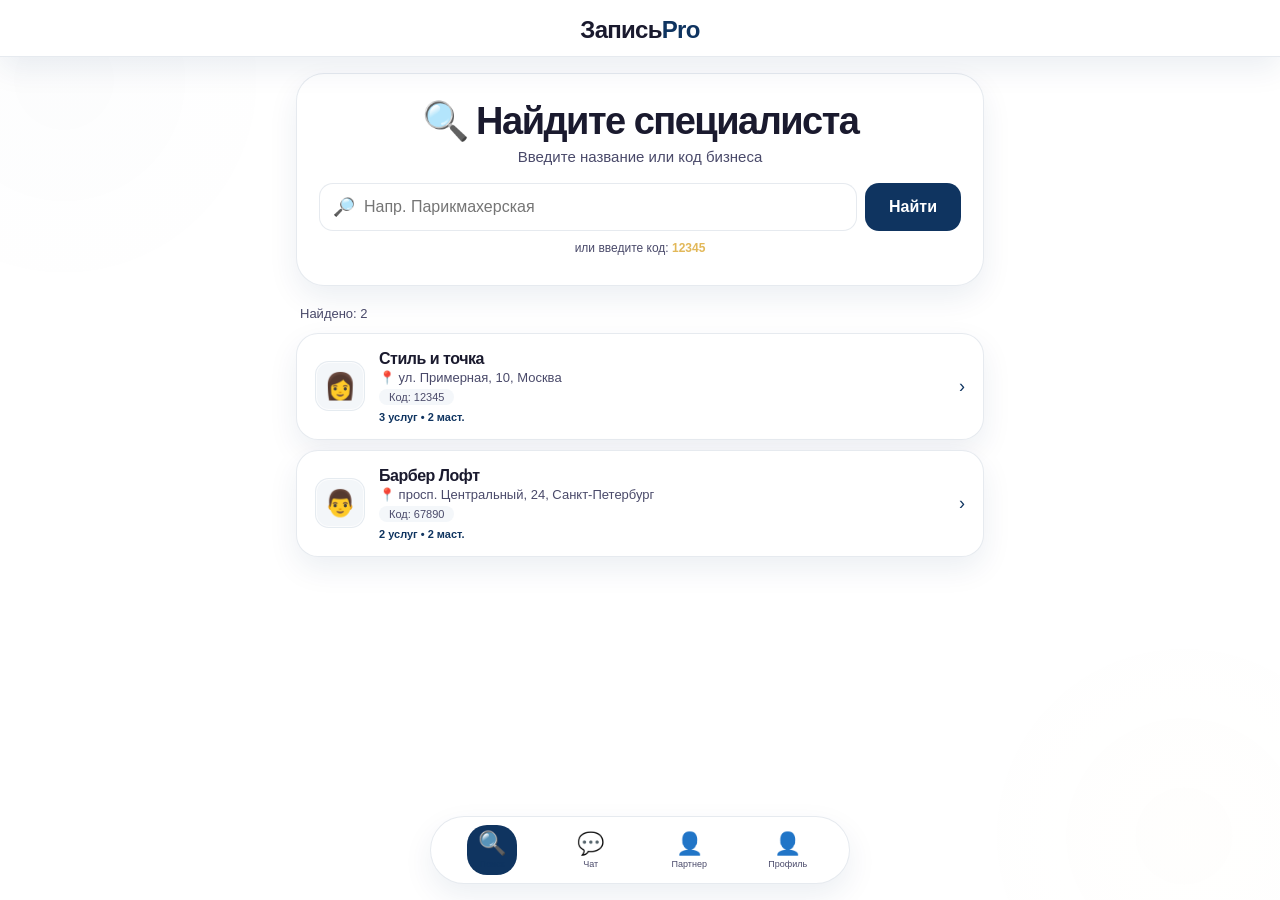
<file: Colendar/index.html>
<!DOCTYPE html>
<html lang="ru">
<head>
    <meta charset="UTF-8">
    <meta name="viewport" content="width=device-width, initial-scale=1.0, maximum-scale=1.0, user-scalable=no">
    <title>ЗаписьPro</title>
    <link rel="stylesheet" href="css/style.css">
    <link rel="stylesheet" href="css/components.css">
    <link rel="stylesheet" href="css/profile.css">
    <link rel="stylesheet" href="css/theme.css">
</head>
<body>

    <!-- ===== ШАПКА ===== -->
    <header class="header">
        <div class="header-placeholder"></div>
        <div class="logo">Запись<span>Pro</span></div>
        <div class="header-placeholder"></div>
    </header>

    <!-- ===== КОНТЕНТ ===== -->
    <div class="container">
        <div class="search-section">
            <h1>🔍 Найдите специалиста</h1>
            <p>Введите название или код бизнеса</p>
            <div class="search-box">
                <div class="input-wrapper">
                    <span class="search-icon">🔎</span>
                    <input type="text" id="searchInput" placeholder="Напр. Парикмахерская">
                </div>
                <button id="searchBtn">Найти</button>
            </div>
            <div class="search-hint">
                или введите код: <span class="example-code" id="exampleCode">12345</span>
            </div>
        </div>

        <div class="results" id="resultsContainer">
            <div class="results-count" id="resultsCount"></div>
            <div id="resultsList"></div>
        </div>
    </div>

    <!-- ===== НИЖНЯЯ ПАНЕЛЬ ===== -->
    <nav class="bottom-nav" id="bottomNav">
        <a href="#" class="active" id="navSearchTab">
            <span class="icon">🔍</span>
            <span class="label">Поиск</span>
        </a>
        <a href="#" id="navChatTab">
            <span class="icon">💬</span>
            <span class="label">Чат</span>
        </a>
        <a href="#" id="navPartnerTab">
            <span class="icon">👤</span>
            <span class="label">Партнер</span>
        </a>
        <a href="#" id="navProfileTab">
            <span class="icon">👤</span>
            <span class="label">Профиль</span>
        </a>
    </nav>

    <!-- ===== МОДАЛКА БИЗНЕСА ===== -->
    <div class="modal" id="businessModal">
        <div class="modal-content">
            <div class="modal-handle"></div>
            <div class="modal-header">
                <h2 id="modalTitle">Название</h2>
                <button class="modal-close" id="modalClose">✕</button>
            </div>
            <div class="business-info">
                <div id="modalAddress" class="address">📍 Адрес</div>
                <div id="modalPhone" class="phone">📞 Телефон</div>
                <span id="modalCode" class="code-tag">Код: 12345</span>
            </div>
            <h3>💇 Услуги</h3>
            <div class="service-list" id="modalServices"></div>
            <h3>👨‍💼 Мастера</h3>
            <div class="master-list" id="modalMasters"></div>
            <button class="btn-book" id="modalBookBtn">📅 Записаться</button>
        </div>
    </div>

    <!-- ===== МОДАЛКА АВТОРИЗАЦИИ ===== -->
    <div class="auth-modal" id="authModal">
        <div class="modal-content">
            <div class="modal-handle"></div>
            <h2 id="authTitle">Добро пожаловать!</h2>
            <p class="subtitle" id="authSubtitle">Войдите или зарегистрируйтесь</p>

            <div class="auth-tabs">
                <button class="auth-tab active" data-tab="login" id="tabLogin">Вход</button>
                <button class="auth-tab" data-tab="register" id="tabRegister">Регистрация</button>
            </div>

            <div class="auth-form active" id="formLogin">
                <div class="form-group">
                    <label>📧 Почта или телефон</label>
                    <input type="text" id="loginEmail" placeholder="example@mail.ru или +7 (999) 123-45-67">
                    <div class="error-text" id="loginError">Неверный формат</div>
                </div>
                <div class="form-group">
                    <label>🔒 Пароль</label>
                    <input type="password" id="loginPassword" placeholder="Введите пароль">
                </div>
                <button class="btn-auth" id="loginBtn">Войти</button>
                <div class="auth-switch">
                    Нет аккаунта? <a id="switchToRegister">Зарегистрироваться</a>
                </div>
            </div>

            <div class="auth-form" id="formRegister">
                <div class="form-group">
                    <label>👤 Ваше имя</label>
                    <input type="text" id="regName" placeholder="Иван Иванов">
                </div>
                <div class="form-group">
                    <label>📱 Номер телефона</label>
                    <input type="text" id="regPhone" placeholder="+7 (999) 123-45-67" maxlength="18">
                    <div class="error-text" id="regPhoneError">Введите корректный номер</div>
                </div>
                <div class="form-group">
                    <label>📧 Электронная почта</label>
                    <input type="email" id="regEmail" placeholder="example@mail.ru">
                    <div class="error-text" id="regEmailError">Введите корректный email</div>
                </div>
                <div class="form-group">
                    <label>🔒 Пароль</label>
                    <input type="password" id="regPassword" placeholder="Минимум 6 символов">
                    <div class="error-text" id="regPasswordError">Пароль должен быть не менее 6 символов</div>
                </div>
                <button class="btn-auth" id="registerBtn">Зарегистрироваться</button>
                <div class="auth-switch">
                    Уже есть аккаунт? <a id="switchToLogin">Войти</a>
                </div>
            </div>

            <button class="btn-auth-secondary" id="closeAuthModal">Закрыть</button>
        </div>
    </div>

    <!-- ===== СТРАНИЦА ПРОФИЛЯ ===== -->
    <div class="profile-page" id="profilePage">
        <div class="profile-page-content">

            <!-- Бургер-кнопка внутри профиля -->
            <button class="burger-btn-inside" id="burgerBtnInside">
                <span></span>
                <span></span>
                <span></span>
                <span class="burger-label">Меню</span>
            </button>

            <!-- Бургер-меню -->
            <div class="burger-overlay" id="burgerOverlay"></div>
            <div class="burger-menu" id="burgerMenu">
                <div class="burger-menu-header">
                    <div class="burger-avatar" id="burgerAvatar">👤</div>
                    <div class="burger-name" id="burgerName">Гость</div>
                    <button class="burger-close" id="burgerClose">✕</button>
                </div>
                <div class="burger-change-avatar" id="burgerChangeAvatar">Изменить аватарку</div>
                <div class="burger-menu-divider"></div>
                <div class="burger-menu-item" id="burgerEmailItem">
                    <span class="icon">📧</span>
                    <span class="text" id="burgerEmailText">email@example.com</span>
                </div>
                <div class="burger-menu-item" id="burgerSupport">
                    <span class="icon">💬</span>
                    <span class="text">Техподдержка</span>
                </div>
                <div class="burger-menu-divider"></div>
                <div class="burger-menu-item logout" id="burgerLogout">
                    <span class="icon">🚪</span>
                    <span class="text">Выйти из профиля</span>
                </div>
            </div>

            <!-- Шапка профиля -->
            <div class="profile-header-block">
                <h1 class="profile-title">Профиль</h1>
                <div class="profile-wallet">
                    <span>💰</span>
                    <span>Кошелек</span>
                    <span class="wallet-balance">0 ₽</span>
                </div>
            </div>

            <!-- Информация о пользователе -->
            <div class="profile-user-info">
                <div class="profile-user-avatar" id="profileUserAvatar">👤</div>
                <div class="profile-user-name" id="profileUserName">Гость</div>
                <div class="profile-user-email" id="profileUserEmail">Не авторизован</div>
            </div>

            <!-- Записи -->
            <div class="profile-section">
                <h2 class="profile-section-title">📋 Мои записи</h2>
                <div id="profileBookingsList"></div>
            </div>

            <!-- Способы оплаты -->
            <div class="profile-section">
                <h2 class="profile-section-title">💳 Способы оплаты</h2>
                <div class="payment-methods">
                    <div class="payment-method">💳</div>
                    <div class="payment-method">🏦</div>
                    <div class="payment-method">📱</div>
                    <div class="payment-method">🪙</div>
                    <div class="payment-method">💎</div>
                </div>
            </div>

            <!-- Поддержка -->
            <div class="profile-support">
                <a href="#" id="profileSupportLink">💬 Написать в поддержку</a>
            </div>

            <!-- Кнопка выхода -->
            <button class="profile-logout-btn" id="profileLogoutBtn">🚪 Выйти из профиля</button>
        </div>
    </div>

    <!-- Подключаем JS -->
    <script src="js/data.js"></script>
    <script src="js/ui.js"></script>
    <script src="js/auth.js"></script>
    <script src="js/search.js"></script>
    <script src="js/profile.js"></script>
    <script src="js/app.js"></script>

</body>
</html>
</file>
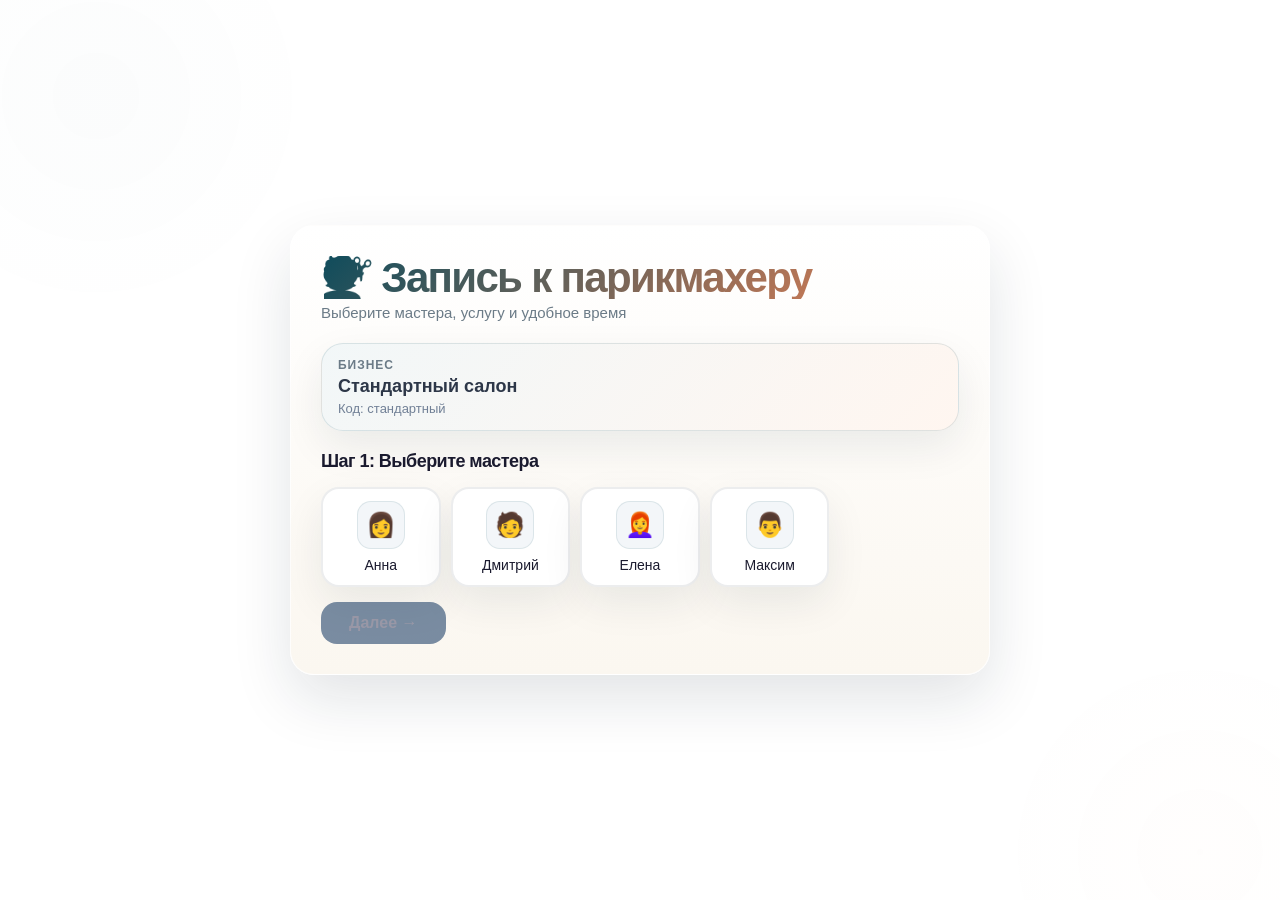
<file: Colendar/booking/index.html>
<!DOCTYPE html>
<html lang="ru">
<head>
    <meta charset="UTF-8">
    <meta name="viewport" content="width=device-width, initial-scale=1.0">
    <title>Запись к парикмахеру</title>
    <style>
        * {
            margin: 0;
            padding: 0;
            box-sizing: border-box;
            font-family: 'Segoe UI', Arial, sans-serif;
        }

        body {
            background: linear-gradient(135deg, #667eea 0%, #764ba2 100%);
            min-height: 100vh;
            padding: 20px;
            display: flex;
            justify-content: center;
            align-items: center;
        }

        .app-container {
            max-width: 700px;
            width: 100%;
            background: white;
            border-radius: 24px;
            padding: 30px;
            box-shadow: 0 20px 60px rgba(0, 0, 0, 0.3);
        }

        h1 {
            font-size: 28px;
            color: #2d3748;
            margin-bottom: 5px;
        }
        .subtitle {
            color: #718096;
            margin-bottom: 25px;
        }

        .business-context {
            background: linear-gradient(135deg, #eef2ff 0%, #f8fafc 100%);
            border: 1px solid #dbe4ff;
            border-radius: 16px;
            padding: 14px 16px;
            margin-bottom: 20px;
        }

        .business-context-label {
            display: block;
            font-size: 12px;
            text-transform: uppercase;
            letter-spacing: 0.08em;
            color: #667eea;
            margin-bottom: 4px;
            font-weight: 700;
        }

        .business-context-name {
            font-size: 18px;
            font-weight: 700;
            color: #2d3748;
            margin-bottom: 4px;
        }

        .business-context-code {
            font-size: 13px;
            color: #718096;
        }

        .step.hidden {
            display: none;
        }

        h2 {
            font-size: 18px;
            color: #2d3748;
            margin-bottom: 15px;
        }

        /* Шаг 1: Услуги */
        .service-grid {
            display: grid;
            grid-template-columns: repeat(auto-fill, minmax(140px, 1fr));
            gap: 10px;
            margin-bottom: 20px;
        }

        .service-card {
            padding: 15px 10px;
            border: 2px solid #e2e8f0;
            border-radius: 12px;
            text-align: center;
            cursor: pointer;
            transition: 0.3s;
            font-size: 14px;
            font-weight: 500;
            background: white;
            user-select: none;
        }

        .service-card:hover {
            border-color: #667eea;
            background: #f7fafc;
        }
        .service-card.selected {
            border-color: #667eea;
            background: #eef2ff;
        }
        .service-card .price {
            font-size: 12px;
            color: #667eea;
            font-weight: 600;
            display: block;
            margin-top: 4px;
        }
        .service-card .duration {
            font-size: 11px;
            color: #a0aec0;
        }

        /* Шаг 2: Мастера */
        .master-grid {
            display: grid;
            grid-template-columns: repeat(auto-fill, minmax(100px, 1fr));
            gap: 10px;
            margin-bottom: 15px;
        }

        .selected-master-card {
            display: none;
            gap: 12px;
            align-items: flex-start;
            background: linear-gradient(180deg, #ffffff 0%, #f8fafc 100%);
            border: 1px solid #e2e8f0;
            border-radius: 18px;
            padding: 14px;
            margin-bottom: 14px;
            box-shadow: 0 8px 24px rgba(15, 23, 42, 0.04);
        }

        .selected-master-card.show {
            display: flex;
        }

        .selected-master-avatar {
            width: 64px;
            height: 64px;
            border-radius: 18px;
            overflow: hidden;
            flex: 0 0 auto;
            background: linear-gradient(135deg, #eef2ff 0%, #dbe4ff 100%);
            display: flex;
            align-items: center;
            justify-content: center;
            color: #4c51bf;
            font-size: 28px;
            font-weight: 700;
        }

        .selected-master-avatar img {
            width: 100%;
            height: 100%;
            object-fit: cover;
        }

        .selected-master-content {
            display: flex;
            flex-direction: column;
            gap: 4px;
            min-width: 0;
        }

        .selected-master-name {
            font-size: 16px;
            font-weight: 700;
            color: #1a202c;
        }

        .selected-master-bio {
            font-size: 13px;
            color: #718096;
            line-height: 1.45;
        }

        .selected-master-meta {
            display: flex;
            flex-wrap: wrap;
            gap: 8px;
            margin-top: 4px;
            font-size: 12px;
            color: #4a5568;
        }

        .selected-master-meta span {
            background: #edf2ff;
            color: #4c51bf;
            padding: 4px 8px;
            border-radius: 999px;
        }

        .master-card {
            padding: 12px;
            border: 2px solid #e2e8f0;
            border-radius: 12px;
            text-align: center;
            cursor: pointer;
            transition: 0.3s;
            font-size: 14px;
            font-weight: 500;
            background: white;
            user-select: none;
        }

        .master-card-avatar {
            width: 48px;
            height: 48px;
            border-radius: 14px;
            overflow: hidden;
            display: flex;
            align-items: center;
            justify-content: center;
            margin: 0 auto 8px;
            background: linear-gradient(135deg, #eef2ff 0%, #dbe4ff 100%);
            font-size: 24px;
            font-weight: 700;
            color: #4c51bf;
        }

        .master-card-avatar img {
            width: 100%;
            height: 100%;
            object-fit: cover;
        }

        .master-card-name {
            display: block;
        }

        .master-card:hover {
            border-color: #667eea;
            background: #f7fafc;
        }
        .master-card.selected {
            border-color: #667eea;
            background: #eef2ff;
        }
        .master-card .emoji {
            font-size: 28px;
            display: block;
            margin-bottom: 4px;
        }

        /* Выбор даты */
        .calendar-card {
            background: #f8fafc;
            border: 1px solid #e2e8f0;
            border-radius: 18px;
            padding: 16px;
            margin: 15px 0;
        }

        .calendar-header {
            display: flex;
            justify-content: space-between;
            align-items: center;
            gap: 10px;
            margin-bottom: 14px;
        }

        .calendar-header button {
            width: 40px;
            height: 40px;
            border: none;
            border-radius: 12px;
            background: white;
            color: #4a5568;
            font-size: 20px;
            cursor: pointer;
            transition: 0.2s;
            box-shadow: 0 2px 8px rgba(15, 23, 42, 0.06);
        }

        .calendar-header button:hover {
            color: #667eea;
            transform: translateY(-1px);
        }

        .calendar-title {
            text-align: center;
            flex: 1;
        }

        .calendar-title .month {
            display: block;
            font-size: 18px;
            font-weight: 700;
            color: #1a202c;
            line-height: 1.2;
        }

        .calendar-title .hint {
            display: block;
            margin-top: 4px;
            font-size: 12px;
            color: #718096;
        }

        .weekdays,
        .calendar-grid {
            display: grid;
            grid-template-columns: repeat(7, 1fr);
            gap: 8px;
        }

        .weekdays {
            margin-bottom: 8px;
        }

        .weekday {
            text-align: center;
            font-size: 11px;
            font-weight: 700;
            color: #a0aec0;
            text-transform: uppercase;
            letter-spacing: 0.05em;
        }

        .calendar-day {
            min-height: 62px;
            border: 1px solid #e2e8f0;
            border-radius: 14px;
            background: white;
            padding: 8px 6px;
            cursor: pointer;
            transition: 0.2s;
            position: relative;
            display: flex;
            flex-direction: column;
            align-items: center;
            justify-content: center;
            gap: 4px;
            user-select: none;
        }

        .calendar-day:hover:not(.disabled) {
            border-color: #667eea;
            transform: translateY(-1px);
            box-shadow: 0 8px 20px rgba(102, 126, 234, 0.10);
        }

        .calendar-day .day-number {
            font-size: 16px;
            font-weight: 700;
            color: #1a202c;
        }

        .calendar-day .day-note {
            font-size: 10px;
            color: #718096;
            text-align: center;
            line-height: 1.2;
        }

        .calendar-day.today {
            border-color: #a3bffa;
            background: #eef2ff;
        }

        .calendar-day.selected {
            border-color: #667eea;
            background: linear-gradient(135deg, #667eea 0%, #7c3aed 100%);
            box-shadow: 0 10px 24px rgba(102, 126, 234, 0.24);
        }

        .calendar-day.selected .day-number,
        .calendar-day.selected .day-note {
            color: white;
        }

        .calendar-day.disabled {
            background: #f8fafc;
            color: #cbd5e0;
            cursor: not-allowed;
            border-style: dashed;
        }

        .calendar-day.disabled .day-number,
        .calendar-day.disabled .day-note {
            color: #cbd5e0;
        }

        .calendar-day .badge {
            position: absolute;
            top: 6px;
            right: 6px;
            font-size: 9px;
            font-weight: 700;
            padding: 2px 6px;
            border-radius: 999px;
            background: #e2e8f0;
            color: #4a5568;
        }

        .calendar-day.selected .badge {
            background: rgba(255, 255, 255, 0.18);
            color: #fff;
        }

        .calendar-day.today .badge {
            background: #667eea;
            color: #fff;
        }

        .calendar-legend {
            display: flex;
            gap: 10px;
            flex-wrap: wrap;
            margin-top: 12px;
            font-size: 12px;
            color: #718096;
        }

        .calendar-legend span {
            display: inline-flex;
            align-items: center;
            gap: 6px;
            background: white;
            border: 1px solid #e2e8f0;
            padding: 6px 10px;
            border-radius: 999px;
        }

        .legend-dot {
            width: 10px;
            height: 10px;
            border-radius: 999px;
            display: inline-block;
        }

        .legend-dot.today { background: #a3bffa; }
        .legend-dot.selected { background: #667eea; }
        .legend-dot.disabled { background: #cbd5e0; }

        /* Время */
        .time-grid {
            display: grid;
            grid-template-columns: repeat(auto-fill, minmax(70px, 1fr));
            gap: 8px;
            margin-bottom: 20px;
        }

        .time-slot {
            padding: 10px 5px;
            border: 2px solid #e2e8f0;
            border-radius: 10px;
            text-align: center;
            cursor: pointer;
            transition: 0.3s;
            font-size: 14px;
            font-weight: 500;
            background: white;
            user-select: none;
        }

        .time-slot:hover:not(.disabled):not(.booked) {
            border-color: #667eea;
            background: #f7fafc;
        }
        .time-slot.selected {
            border-color: #667eea;
            background: #eef2ff;
        }
        .time-slot.disabled {
            background: #f7fafc;
            color: #cbd5e0;
            cursor: not-allowed;
        }
        .time-slot.booked {
            background: #fed7d7;
            border-color: #fc8181;
            color: #e53e3e;
            cursor: not-allowed;
        }

        /* Форма */
        #bookingForm input {
            width: 100%;
            padding: 12px 15px;
            border: 2px solid #e2e8f0;
            border-radius: 10px;
            font-size: 15px;
            margin-bottom: 12px;
            transition: 0.3s;
        }

        #bookingForm input:focus {
            outline: none;
            border-color: #667eea;
        }

        .booking-summary {
            background: #f7fafc;
            padding: 15px;
            border-radius: 12px;
            margin-bottom: 15px;
            font-size: 14px;
            line-height: 1.8;
        }

        .booking-summary strong {
            color: #2d3748;
        }

        .form-actions {
            display: flex;
            gap: 10px;
            justify-content: flex-end;
        }

        /* Кнопки */
        .btn-primary,
        .btn-success,
        .btn-secondary {
            padding: 12px 28px;
            border: none;
            border-radius: 12px;
            font-size: 16px;
            font-weight: 600;
            cursor: pointer;
            transition: 0.3s;
        }

        .btn-primary {
            background: #667eea;
            color: white;
        }
        .btn-primary:hover {
            background: #5a67d8;
            transform: translateY(-1px);
        }
        .btn-primary:disabled {
            opacity: 0.5;
            cursor: not-allowed;
            transform: none;
        }

        .btn-success {
            background: #48bb78;
            color: white;
        }
        .btn-success:hover {
            background: #38a169;
        }

        .btn-secondary {
            background: #e2e8f0;
            color: #4a5568;
        }
        .btn-secondary:hover {
            background: #cbd5e0;
        }

        .btn-danger {
            background: #fc8181;
            color: white;
        }
        .btn-danger:hover {
            background: #f56565;
        }

        /* Успех */
        .success-icon {
            font-size: 64px;
            text-align: center;
            margin-bottom: 15px;
        }
        #stepSuccess h2 {
            text-align: center;
        }
        #stepSuccess p {
            text-align: center;
            color: #718096;
            margin-bottom: 20px;
        }

        #stepSuccess .btn-primary,
        #stepSuccess .btn-secondary {
            display: inline-block;
            margin: 5px;
        }

        /* Модалка моих записей */
        .modal {
            position: fixed;
            top: 0;
            left: 0;
            width: 100%;
            height: 100%;
            background: rgba(0, 0, 0, 0.5);
            display: none;
            justify-content: center;
            align-items: center;
            z-index: 1000;
        }

        .modal.show {
            display: flex;
        }

        .modal-content {
            background: white;
            padding: 30px;
            border-radius: 16px;
            max-width: 500px;
            width: 90%;
            max-height: 80vh;
            overflow-y: auto;
        }

        .modal-content .booking-item {
            padding: 12px;
            border-bottom: 1px solid #e2e8f0;
            font-size: 14px;
        }

        .modal-content .booking-item:last-child {
            border-bottom: none;
        }
        .modal-content .booking-item .delete-booking {
            color: #fc8181;
            cursor: pointer;
            float: right;
            font-weight: 600;
        }

        .modal-content .booking-item .delete-booking:hover {
            color: #e53e3e;
        }

        .empty-bookings {
            color: #a0aec0;
            text-align: center;
            padding: 20px 0;
        }

        .modal-actions {
            display: flex;
            gap: 10px;
            justify-content: flex-end;
            margin-top: 15px;
        }

        /* Адаптив */
        @media (max-width: 480px) {
            .app-container {
                padding: 20px;
            }
            .service-grid {
                grid-template-columns: repeat(auto-fill, minmax(120px, 1fr));
            }
            .master-grid {
                grid-template-columns: repeat(auto-fill, minmax(80px, 1fr));
            }
            .time-grid {
                grid-template-columns: repeat(auto-fill, minmax(60px, 1fr));
            }
            .form-actions {
                flex-direction: column;
            }
            .form-actions button {
                width: 100%;
            }
            h1 {
                font-size: 22px;
            }
        }
        :root {
            --bg: #f6f1e8;
            --surface: rgba(255, 255, 255, 0.82);
            --surface-strong: #ffffff;
            --surface-soft: #fbf7f0;
            --line: rgba(19, 35, 47, 0.08);
            --text: #13232f;
            --muted: #6b7b87;
            --primary: #0f4c5c;
            --primary-2: #1c7c83;
            --accent: #ef8354;
            --accent-2: #f3b34b;
            --success: #2f9e68;
            --danger: #d85c53;
            --shadow-lg: 0 24px 60px rgba(19, 35, 47, 0.12);
            --shadow-md: 0 16px 40px rgba(19, 35, 47, 0.08);
            --shadow-sm: 0 10px 24px rgba(19, 35, 47, 0.06);
        }

        body {
            font-family: "Aptos", "Segoe UI Variable Text", "Segoe UI", "Trebuchet MS", sans-serif;
            color: var(--text);
            background:
                radial-gradient(circle at top left, rgba(15, 76, 92, 0.18), transparent 28%),
                radial-gradient(circle at top right, rgba(239, 131, 84, 0.14), transparent 26%),
                linear-gradient(180deg, #f9f5ee 0%, #f4efe8 52%, #efe7db 100%);
            background-attachment: fixed;
            position: relative;
            overflow-x: hidden;
            isolation: isolate;
        }

        body::before,
        body::after {
            content: "";
            position: fixed;
            pointer-events: none;
            z-index: -1;
            border-radius: 999px;
            opacity: 0.12;
        }

        body::before {
            top: -8rem;
            left: -8rem;
            width: 28rem;
            height: 28rem;
            background: radial-gradient(circle, rgba(15, 76, 92, 0.34) 0%, rgba(15, 76, 92, 0) 70%);
        }

        body::after {
            right: -8rem;
            bottom: -10rem;
            width: 26rem;
            height: 26rem;
            background: radial-gradient(circle, rgba(239, 131, 84, 0.28) 0%, rgba(239, 131, 84, 0) 72%);
        }

        .app-container {
            background: linear-gradient(180deg, #ffffff 0%, #fbf7f0 100%);
            border: 1px solid rgba(255, 255, 255, 0.78);
            box-shadow: var(--shadow-lg);
        }

        h1 {
            font-size: clamp(28px, 5vw, 42px);
            line-height: 1.04;
            letter-spacing: -0.04em;
            background: linear-gradient(135deg, var(--primary) 0%, var(--accent) 100%);
            -webkit-background-clip: text;
            background-clip: text;
            color: transparent;
        }

        .subtitle {
            font-size: 15px;
            color: var(--muted);
            margin-bottom: 22px;
        }

        .business-context,
        .selected-master-card,
        .calendar-card,
        .booking-summary,
        .modal-content,
        .service-card,
        .master-card,
        .time-slot,
        #bookingForm input {
            background: #ffffff;
            border-color: var(--line);
            box-shadow: var(--shadow-md);
        }

        .business-context {
            border-radius: 22px;
            background: linear-gradient(135deg, #f2f7f8, #fff6f0);
            border: 1px solid rgba(15, 76, 92, 0.12);
        }

        .business-context-label,
        .calendar-title .hint,
        .selected-master-bio,
        .booking-summary,
        .calendar-day .day-note,
        .empty-state-card,
        .no-results,
        .calendar-legend,
        #stepSuccess p {
            color: var(--muted);
        }

        h2,
        .calendar-title .month,
        .selected-master-name,
        .modal-content h2,
        .modal-content h3 {
            letter-spacing: -0.03em;
            color: var(--text);
        }

        .step {
            animation: bookingFadeUp 0.55s ease both;
        }

        .selected-master-card {
            border-radius: 24px;
            padding: 16px;
        }

        .selected-master-avatar,
        .master-card-avatar {
            background: linear-gradient(135deg, rgba(15, 76, 92, 0.12), rgba(239, 131, 84, 0.12));
            border: 1px solid rgba(15, 76, 92, 0.1);
            color: var(--primary);
        }

        .selected-master-meta span {
            background: #edf4f5;
            color: var(--primary);
        }

        .service-card,
        .master-card,
        .calendar-day,
        .time-slot {
            border-radius: 18px;
            transition: transform 0.22s ease, box-shadow 0.22s ease, border-color 0.22s ease, background 0.22s ease;
        }

        .service-card:hover,
        .master-card:hover,
        .calendar-day:hover:not(.disabled),
        .time-slot:hover:not(.disabled):not(.booked) {
            transform: translateY(-2px);
            box-shadow: var(--shadow-lg);
            border-color: rgba(15, 76, 92, 0.2);
        }

        .service-card.selected,
        .master-card.selected,
        .time-slot.selected,
        .calendar-day.selected {
            background: linear-gradient(135deg, var(--primary) 0%, #166c75 100%);
            color: white;
            box-shadow: 0 16px 30px rgba(15, 76, 92, 0.24);
        }

        .calendar-card {
            border-radius: 28px;
            padding: 18px;
        }

        .calendar-header button,
        .btn-primary,
        .btn-success,
        .btn-secondary {
            border-radius: 16px;
        }

        .calendar-header button {
            background: rgba(255, 255, 255, 0.86);
            border: 1px solid rgba(19, 35, 47, 0.1);
        }

        .calendar-header button:hover {
            border-color: rgba(15, 76, 92, 0.22);
            color: var(--primary);
        }

        .calendar-day.today {
            border-color: rgba(15, 76, 92, 0.22);
            background: #eef6f7;
        }

        .calendar-day.disabled {
            background: #f7f7f7;
            border-style: dashed;
        }

        .calendar-day .badge {
            background: #eef2f4;
        }

        .time-slot.booked {
            background: #fde8e6;
            border-color: rgba(216, 92, 83, 0.28);
            color: var(--danger);
        }

        .booking-summary {
            border-radius: 18px;
            line-height: 1.85;
        }

        .btn-primary,
        .btn-success,
        .btn-book {
            background: linear-gradient(135deg, var(--primary) 0%, var(--primary-2) 100%);
            box-shadow: 0 14px 28px rgba(15, 76, 92, 0.22);
        }

        .btn-secondary {
            background: #ffffff;
            border: 1px solid rgba(19, 35, 47, 0.1);
        }

        .btn-primary:hover,
        .btn-success:hover,
        .btn-book:hover,
        .btn-secondary:hover {
            transform: translateY(-1px);
        }

        .btn-primary:disabled {
            opacity: 0.5;
            box-shadow: none;
        }

        .success-icon {
            filter: drop-shadow(0 12px 20px rgba(47, 158, 104, 0.18));
        }

        .modal {
            background: rgba(10, 18, 24, 0.62);
        }

        .modal-content {
            border-radius: 30px 30px 0 0;
        }

        .booking-item {
            border-bottom-color: rgba(19, 35, 47, 0.08);
        }

        .empty-state-card {
            background: #ffffff;
            border: 1px dashed rgba(15, 76, 92, 0.16);
            border-radius: 18px;
            color: var(--muted);
        }

        @keyframes bookingFadeUp {
            from {
                opacity: 0;
                transform: translateY(14px);
            }
            to {
                opacity: 1;
                transform: translateY(0);
            }
        }

        @media (max-width: 680px) {
            .app-container {
                padding: 22px 16px;
                border-radius: 22px;
            }

            .selected-master-card {
                align-items: center;
            }

            .calendar-card {
                padding: 14px;
            }
        }

    </style>
    <link rel="stylesheet" href="../css/theme.css">
</head>
<body>

    <div class="app-container">
        <h1>💇 Запись к парикмахеру</h1>
        <p class="subtitle">Выберите мастера, услугу и удобное время</p>
        <div class="business-context" id="businessContext">
            <span class="business-context-label">Бизнес</span>
            <div class="business-context-name" id="businessNameLabel">Стандартный салон</div>
            <div class="business-context-code" id="businessCodeLabel">Код: стандартный</div>
        </div>

        <!-- Шаг 1: Мастер -->
        <div class="step" id="stepService">
            <h2>Шаг 1: Выберите мастера</h2>
            <div class="master-grid" id="masterGrid"></div>
            <div class="selected-master-card" id="selectedMasterCardStep1">
                <div class="selected-master-avatar" id="selectedMasterAvatarStep1">👤</div>
                <div class="selected-master-content">
                    <div class="selected-master-name" id="selectedMasterNameStep1">Выберите мастера</div>
                    <div class="selected-master-bio" id="selectedMasterBioStep1">Фото, услуги и график мастера появятся здесь</div>
                    <div class="selected-master-meta" id="selectedMasterMetaStep1"></div>
                </div>
            </div>
            <button class="btn-primary" id="toStep2" disabled>Далее →</button>
        </div>

        <!-- Шаг 2: Услуга и дата -->
        <div class="step hidden" id="stepMaster">
            <h2>Шаг 2: Выберите услугу и дату</h2>
            <div class="service-grid" id="serviceGrid"></div>
            <div class="selected-master-card show" id="selectedMasterCard">
                <div class="selected-master-avatar" id="selectedMasterAvatar">👤</div>
                <div class="selected-master-content">
                    <div class="selected-master-name" id="selectedMasterName">Выберите мастера</div>
                    <div class="selected-master-bio" id="selectedMasterBio">Его фото, услуги и график появятся здесь</div>
                    <div class="selected-master-meta" id="selectedMasterMeta"></div>
                </div>
            </div>
            <div class="calendar-card">
                <div class="calendar-header">
                    <button id="prevMonth" aria-label="Предыдущий месяц">‹</button>
                    <div class="calendar-title">
                        <span class="month" id="currentMonth"></span>
                        <span class="hint" id="currentDateHint"></span>
                    </div>
                    <button id="nextMonth" aria-label="Следующий месяц">›</button>
                </div>
                <div class="weekdays" id="calendarWeekdays"></div>
                <div class="calendar-grid" id="calendarGrid"></div>
                <div class="calendar-legend">
                    <span><i class="legend-dot today"></i> Сегодня</span>
                    <span><i class="legend-dot selected"></i> Выбрано</span>
                    <span><i class="legend-dot disabled"></i> Недоступно</span>
                </div>
            </div>
            <div class="time-grid" id="timeGrid"></div>
            <button class="btn-primary" id="toStep3" disabled>Далее →</button>
        </div>

        <!-- Шаг 3: Форма записи -->
        <div class="step hidden" id="stepForm">
            <h2>Шаг 3: Ваши данные</h2>
            <form id="bookingForm">
                <input type="text" id="clientName" placeholder="Ваше имя" required>
                <input type="tel" id="clientPhone" placeholder="Телефон" required>
                <input type="text" id="clientComment" placeholder="Комментарий (необязательно)">
                <div class="booking-summary" id="bookingSummary"></div>
                <div class="form-actions">
                    <button type="button" class="btn-secondary" id="backToStep2">Назад</button>
                    <button type="submit" class="btn-success">✅ Записаться</button>
                </div>
            </form>
        </div>

        <!-- Шаг 4: Подтверждение -->
        <div class="step hidden" id="stepSuccess">
            <div class="success-icon">✅</div>
            <h2>Вы записаны!</h2>
            <p id="successMessage"></p>
            <button class="btn-primary" id="newBooking">Записаться ещё</button>
            <button class="btn-secondary" id="viewMyBookings">📋 Мои записи</button>
        </div>

        <!-- Мои записи (модалка) -->
        <div class="modal" id="myBookingsModal">
            <div class="modal-content">
                <h2>📋 Мои записи</h2>
                <div id="myBookingsList"></div>
                <div class="modal-actions">
                    <button class="btn-secondary" id="closeMyBookings">Закрыть</button>
                </div>
            </div>
        </div>
    </div>

    <script>
        // ============================================
        // ВСЯ ЛОГИКА В ОДНОМ ФАЙЛЕ
        // ============================================

        // ====== ДАННЫЕ ======
        const DEFAULT_SERVICES = [
            { id: 1, name: '💇 Мужская стрижка', price: 1500, duration: 30 },
            { id: 2, name: '💆 Женская стрижка', price: 2500, duration: 60 },
            { id: 3, name: '🎨 Окрашивание', price: 4000, duration: 120 },
            { id: 4, name: '🌀 Укладка', price: 2000, duration: 45 },
            { id: 5, name: '✂️ Детская стрижка', price: 1200, duration: 30 },
            { id: 6, name: '🧔 Борода/усы', price: 800, duration: 20 },
        ];

        const DEFAULT_MASTERS = [
            { id: 1, name: 'Анна', emoji: '👩' },
            { id: 2, name: 'Дмитрий', emoji: '🧑' },
            { id: 3, name: 'Елена', emoji: '👩‍🦰' },
            { id: 4, name: 'Максим', emoji: '👨' },
        ];

        const SLOT_INTERVAL = 30;

        // ====== СОСТОЯНИЕ ======
        let state = {
            selectedService: null,
            selectedMaster: null,
            selectedDate: new Date(),
            monthViewDate: new Date(),
            selectedTime: null,
            bookings: [],
        };

        let currentBusiness = null;

        function loadSelectedBusiness() {
            try {
                const saved = sessionStorage.getItem('selectedBusiness');
                return saved ? JSON.parse(saved) : null;
            } catch (e) {
                return null;
            }
        }

        function normalizeServices(list) {
            return (list || []).map((service, index) => ({
                id: service.id || 'service_' + index,
                name: service.name,
                price: service.price,
                duration: service.duration
            }));
        }

        function normalizeMasters(list) {
            return (list || []).map((master, index) => ({
                id: master.id || 'master_' + index,
                name: master.name,
                emoji: master.emoji || '👤',
                bio: master.bio || '',
                photo: master.photo || '',
                services: Array.isArray(master.services) ? master.services.slice() : [],
                workingHours: master.workingHours || null
            }));
        }

        function getActiveServices(master) {
            var allBusinessServices = currentBusiness && currentBusiness.services && currentBusiness.services.length > 0
                ? normalizeServices(currentBusiness.services)
                : DEFAULT_SERVICES;

            if (master && master.services && master.services.length > 0) {
                return master.services.map(function(item) {
                    if (typeof item === 'string') {
                        return allBusinessServices.find(function(service) { return String(service.name) === String(item) || String(service.id) === String(item); });
                    }
                    if (item && item.id) {
                        return allBusinessServices.find(function(service) { return String(service.id) === String(item.id) || String(service.name) === String(item.name); });
                    }
                    return null;
                }).filter(Boolean);
            }

            if (currentBusiness && currentBusiness.services && currentBusiness.services.length > 0) {
                return allBusinessServices;
            }
            return DEFAULT_SERVICES;
        }

        function getActiveMasters() {
            if (currentBusiness && currentBusiness.masters && currentBusiness.masters.length > 0) {
                return normalizeMasters(currentBusiness.masters);
            }
            return DEFAULT_MASTERS;
        }

        function parseTimeToMinutes(value) {
            var parts = String(value || '09:00').split(':').map(Number);
            return parts[0] * 60 + parts[1];
        }

        function minutesToTime(value) {
            var hours = Math.floor(value / 60);
            var minutes = value % 60;
            return String(hours).padStart(2, '0') + ':' + String(minutes).padStart(2, '0');
        }

        function getWorkingHoursForMaster(master) {
            if (master && master.workingHours) {
                return master.workingHours;
            }
            if (currentBusiness && currentBusiness.managerHours) {
                return currentBusiness.managerHours;
            }
            return { start: '09:00', end: '21:00', days: [1, 2, 3, 4, 5, 6, 0] };
        }

        function isWorkingDay(date, master) {
            var schedule = getWorkingHoursForMaster(master);
            var allowed = schedule.days || [1, 2, 3, 4, 5, 6, 0];
            return allowed.indexOf(date.getDay()) !== -1;
        }

        function renderSelectedMasterCardStep1() {
            var card = document.getElementById('selectedMasterCardStep1');
            var avatar = document.getElementById('selectedMasterAvatarStep1');
            var name = document.getElementById('selectedMasterNameStep1');
            var bio = document.getElementById('selectedMasterBioStep1');
            var meta = document.getElementById('selectedMasterMetaStep1');

            if (!state.selectedMaster) {
                card.classList.remove('show');
                return;
            }

            card.classList.add('show');
            if (state.selectedMaster.photo) {
                avatar.innerHTML = '<img src="' + state.selectedMaster.photo + '" alt="' + state.selectedMaster.name + '">';
            } else {
                avatar.textContent = state.selectedMaster.emoji || '👤';
            }

            name.textContent = state.selectedMaster.name;
            bio.textContent = state.selectedMaster.bio || 'Услуги и график мастера можно посмотреть после выбора';

            var schedule = getWorkingHoursForMaster(state.selectedMaster);
            meta.innerHTML =
                '<span>' + getActiveServices(state.selectedMaster).length + ' услуг</span>' +
                '<span>' + schedule.start + '–' + schedule.end + '</span>';
        }

        function renderSelectedMasterCard() {
            var card = document.getElementById('selectedMasterCard');
            var avatar = document.getElementById('selectedMasterAvatar');
            var name = document.getElementById('selectedMasterName');
            var bio = document.getElementById('selectedMasterBio');
            var meta = document.getElementById('selectedMasterMeta');

            if (!state.selectedMaster) {
                card.classList.remove('show');
                return;
            }

            card.classList.add('show');
            if (state.selectedMaster.photo) {
                avatar.innerHTML = '<img src="' + state.selectedMaster.photo + '" alt="' + state.selectedMaster.name + '">';
            } else {
                avatar.textContent = state.selectedMaster.emoji || '👤';
            }

            name.textContent = state.selectedMaster.name;
            bio.textContent = state.selectedMaster.bio || 'Описание мастера пока не заполнено';

            var slotsText = getAvailableSlotsCount(state.selectedDate, state.selectedMaster);
            meta.innerHTML =
                '<span>' + (state.selectedMaster.emoji || '👤') + ' ' + state.selectedMaster.name + '</span>' +
                '<span>' + slotsText + ' свободных слотов</span>' +
                (currentBusiness ? '<span>' + currentBusiness.name + '</span>' : '');
        }

        function updateBusinessContext() {
            const nameLabel = document.getElementById('businessNameLabel');
            const codeLabel = document.getElementById('businessCodeLabel');

            if (currentBusiness) {
                nameLabel.textContent = currentBusiness.name;
                codeLabel.textContent = 'Код: ' + currentBusiness.code;
                document.title = currentBusiness.name + ' — Запись';
            } else {
                nameLabel.textContent = 'Стандартный салон';
                codeLabel.textContent = 'Код: стандартный';
                document.title = 'Запись к парикмахеру';
            }
        }

        // ====== ЗАГРУЗКА/СОХРАНЕНИЕ ======
        function loadBookings() {
            try {
                const saved = localStorage.getItem('bookings');
                if (saved) {
                    state.bookings = JSON.parse(saved);
                }
            } catch (e) {
                state.bookings = [];
            }
        }

        function saveBookings() {
            localStorage.setItem('bookings', JSON.stringify(state.bookings));
        }

        function generateId() {
            return Date.now().toString(36) + Math.random().toString(36).substr(2, 5);
        }

        function getDateKey(date) {
            return date.getFullYear() + '-' +
                String(date.getMonth() + 1).padStart(2, '0') + '-' +
                String(date.getDate()).padStart(2, '0');
        }

        function formatDate(date) {
            return date.toLocaleDateString('ru-RU', { day: 'numeric', month: 'long', year: 'numeric' });
        }

        function getMonthLabel(date) {
            return date.toLocaleDateString('ru-RU', { month: 'long', year: 'numeric' });
        }

        function isSameDate(left, right) {
            return left.getFullYear() === right.getFullYear() &&
                left.getMonth() === right.getMonth() &&
                left.getDate() === right.getDate();
        }

        function startOfWeekMonday(date) {
            var copy = new Date(date);
            var day = copy.getDay();
            var diff = day === 0 ? -6 : 1 - day;
            copy.setDate(copy.getDate() + diff);
            copy.setHours(0, 0, 0, 0);
            return copy;
        }

        function getMasterBookingKey(master) {
            return master ? (master.id || master.name || master.emoji || '') : '';
        }

        function matchesMasterBooking(booking, master) {
            if (!master) return true;
            var bookingMasterKey = booking.masterId || booking.masterKey || booking.master || '';
            return bookingMasterKey === getMasterBookingKey(master) || booking.master === master.name;
        }

        function getVisibleBookingsForDay(date, master) {
            var dateKey = getDateKey(date);
            return state.bookings.filter(function(b) {
                if (b.date !== dateKey) return false;
                if (!currentBusiness || !currentBusiness.code) return true;
                if (b.businessCode !== currentBusiness.code) return false;
                return matchesMasterBooking(b, master || state.selectedMaster);
            });
        }

        function getAvailableSlotsCount(date, master) {
            var duration = state.selectedService ? state.selectedService.duration : 30;
            var slots = generateTimeSlots();
            var booked = getVisibleBookingsForDay(date, master);
            var freeCount = 0;

            slots.forEach(function(time) {
                var endTime = addMinutes(time, duration);
                var isBooked = booked.some(function(b) {
                    var bEnd = addMinutes(b.time, b.duration || 30);
                    return isOverlap(time, endTime, b.time, bEnd);
                });
                if (!isBooked) freeCount += 1;
            });

            return freeCount;
        }

        function renderCalendar() {
            var monthLabel = document.getElementById('currentMonth');
            var hintLabel = document.getElementById('currentDateHint');
            var weekdays = document.getElementById('calendarWeekdays');
            var grid = document.getElementById('calendarGrid');

            monthLabel.textContent = getMonthLabel(state.monthViewDate);
            hintLabel.textContent = 'Выберите удобный день и свободное время';

            weekdays.innerHTML = ['Пн', 'Вт', 'Ср', 'Чт', 'Пт', 'Сб', 'Вс']
                .map(function(day) { return '<div class="weekday">' + day + '</div>'; })
                .join('');

            grid.innerHTML = '';

            var startDate = new Date(state.monthViewDate.getFullYear(), state.monthViewDate.getMonth(), 1);
            var endDate = new Date(state.monthViewDate.getFullYear(), state.monthViewDate.getMonth() + 1, 0);
            var gridStart = startOfWeekMonday(startDate);
            var gridEnd = new Date(endDate);
            var endDay = gridEnd.getDay() === 0 ? 7 : gridEnd.getDay();
            gridEnd.setDate(gridEnd.getDate() + (7 - endDay));
            gridEnd.setHours(0, 0, 0, 0);

            var today = new Date();
            today.setHours(0, 0, 0, 0);
            var activeMaster = state.selectedMaster;

            for (var cursor = new Date(gridStart); cursor <= gridEnd; cursor.setDate(cursor.getDate() + 1)) {
                var day = new Date(cursor);
                var dayBookings = getVisibleBookingsForDay(day, activeMaster);
                var freeSlots = activeMaster ? getAvailableSlotsCount(day, activeMaster) : null;
                var isCurrentMonth = day.getMonth() === state.monthViewDate.getMonth();
                var isPast = day < today;
                var isToday = isSameDate(day, today);
                var isSelected = isSameDate(day, state.selectedDate);
                var isWorkDay = activeMaster ? isWorkingDay(day, activeMaster) : true;
                var cell = document.createElement('button');
                cell.type = 'button';
                cell.className = 'calendar-day';

                if (!isCurrentMonth) cell.classList.add('disabled');
                if (isPast) cell.classList.add('disabled');
                if (!isWorkDay) cell.classList.add('disabled');
                if (isToday) cell.classList.add('today');
                if (isSelected) cell.classList.add('selected');

                cell.disabled = !isCurrentMonth || isPast || !isWorkDay;
                cell.innerHTML =
                    '<span class="day-number">' + day.getDate() + '</span>' +
                    '<span class="day-note">' + (activeMaster ? (isWorkDay ? (dayBookings.length > 0 ? dayBookings.length + ' запис.' : freeSlots + ' слотов') : 'Не работает') : 'Выберите мастера') + '</span>' +
                    (isToday ? '<span class="badge">Сегодня</span>' : (isSelected ? '<span class="badge">Выбрано</span>' : ''));

                if (!cell.disabled) {
                    cell.addEventListener('click', function(selectedDay) {
                        return function() {
                            state.selectedDate = selectedDay;
                            state.selectedTime = null;
                            renderCalendar();
                            renderSelectedMasterCard();
                            renderDates();
                            checkStep2Ready();
                        };
                    }(day));
                }

                grid.appendChild(cell);
            }
        }

        // ====== ШАГ 1: УСЛУГИ ======
        function renderServices() {
            const grid = document.getElementById('serviceGrid');
            grid.innerHTML = '';
            if (!state.selectedMaster) {
                grid.innerHTML = '<div class="empty-state-card">Сначала выберите мастера</div>';
                return;
            }
            getActiveServices(state.selectedMaster).forEach(service => {
                const card = document.createElement('div');
                card.className = 'service-card';
                card.dataset.id = service.id;
                card.innerHTML = `
                            ${service.name}
                            <span class="price">${service.price} ₽</span>
                            <span class="duration">⏱ ${service.duration} мин</span>
                        `;
                card.addEventListener('click', () => {
                    state.selectedService = service;
                    document.querySelectorAll('.service-card').forEach(el => {
                        el.classList.toggle('selected', String(el.dataset.id) === String(service.id));
                    });
                    document.getElementById('toStep2').disabled = false;
                });
                grid.appendChild(card);
            });
        }

        // ====== ШАГ 2: МАСТЕРА ======
        function renderMasters() {
            const grid = document.getElementById('masterGrid');
            grid.innerHTML = '';
            getActiveMasters().forEach(master => {
                const card = document.createElement('div');
                card.className = 'master-card';
                card.dataset.id = master.id;
                card.innerHTML = `
                            <span class="master-card-avatar">${master.photo ? '<img src="' + master.photo + '" alt="' + master.name + '">' : master.emoji}</span>
                            <span class="master-card-name">${master.name}</span>
                        `;
                card.addEventListener('click', () => {
                    state.selectedMaster = master;
                    state.selectedService = null;
                    document.querySelectorAll('.master-card').forEach(el => {
                        el.classList.toggle('selected', String(el.dataset.id) === String(master.id));
                    });
                    renderSelectedMasterCardStep1();
                    renderSelectedMasterCard();
                    renderCalendar();
                    renderServices();
                    renderTimeSlots();
                    document.getElementById('toStep2').disabled = false;
                });
                grid.appendChild(card);
            });
        }

        // ====== ДАТЫ ======
        function renderDates() {
            state.monthViewDate = new Date(state.selectedDate);
            document.getElementById('currentDateHint').textContent = formatDate(state.selectedDate);
            renderCalendar();
            renderSelectedMasterCard();
            renderTimeSlots();
        }

        function changeMonth(delta) {
            var newMonth = new Date(state.monthViewDate);
            newMonth.setMonth(newMonth.getMonth() + delta);

            var minMonth = new Date();
            minMonth.setHours(0, 0, 0, 0);
            minMonth.setDate(1);

            if (newMonth.getFullYear() < minMonth.getFullYear() ||
                (newMonth.getFullYear() === minMonth.getFullYear() && newMonth.getMonth() < minMonth.getMonth())) {
                return;
            }

            state.monthViewDate = newMonth;
            renderCalendar();
        }

        // ====== ВРЕМЯ ======
        function generateTimeSlots() {
            const slots = [];
            const schedule = getWorkingHoursForMaster(state.selectedMaster);
            let current = parseTimeToMinutes(schedule.start);
            const end = parseTimeToMinutes(schedule.end);
            while (current < end) {
                slots.push(minutesToTime(current));
                current += SLOT_INTERVAL;
            }
            return slots;
        }

        function addMinutes(timeStr, minutes) {
            const parts = timeStr.split(':');
            const total = parseInt(parts[0]) * 60 + parseInt(parts[1]) + minutes;
            const hours = Math.floor(total / 60);
            const mins = total % 60;
            return String(hours).padStart(2, '0') + ':' + String(mins).padStart(2, '0');
        }

        function isOverlap(start1, end1, start2, end2) {
            return start1 < end2 && start2 < end1;
        }

        function renderTimeSlots() {
            const grid = document.getElementById('timeGrid');
            grid.innerHTML = '';

            if (!state.selectedMaster) {
                grid.innerHTML = '<div class="empty-state-card">Сначала выберите мастера и услугу</div>';
                return;
            }

            const slots = generateTimeSlots();
            const dayBookings = getVisibleBookingsForDay(state.selectedDate, state.selectedMaster);
            const duration = state.selectedService ? state.selectedService.duration : 30;

            slots.forEach(time => {
                const slot = document.createElement('div');
                slot.className = 'time-slot';
                slot.textContent = time;

                const endTime = addMinutes(time, duration);

                // Проверка занятости
                const isBooked = dayBookings.some(b => {
                    const bEnd = addMinutes(b.time, b.duration || 30);
                    return isOverlap(time, endTime, b.time, bEnd);
                });

                if (isBooked) {
                    slot.classList.add('booked');
                } else {
                    slot.addEventListener('click', () => {
                        state.selectedTime = time;
                        document.querySelectorAll('.time-slot').forEach(el => {
                            el.classList.toggle('selected', el.textContent === time && !el.classList.contains(
                            'booked'));
                        });
                        checkStep2Ready();
                    });
                }

                grid.appendChild(slot);
            });
        }

        function checkStep2Ready() {
            const btn = document.getElementById('toStep3');
            btn.disabled = !(state.selectedMaster && state.selectedTime);
        }

        // ====== НАВИГАЦИЯ ======
        function showStep(id) {
            document.querySelectorAll('.step').forEach(el => el.classList.add('hidden'));
            document.getElementById(id).classList.remove('hidden');
        }

        document.getElementById('toStep2').addEventListener('click', () => {
            if (!state.selectedMaster) return;
            showStep('stepMaster');
            renderServices();
            renderDates();
        });

        document.getElementById('toStep3').addEventListener('click', () => {
            if (!state.selectedMaster || !state.selectedTime) return;
            showStep('stepForm');
            updateSummary();
        });

        document.getElementById('backToStep2').addEventListener('click', () => {
            showStep('stepMaster');
        });

        document.getElementById('prevMonth').addEventListener('click', () => changeMonth(-1));
        document.getElementById('nextMonth').addEventListener('click', () => changeMonth(1));

        // ====== ИТОГ ======
        function updateSummary() {
            const summary = document.getElementById('bookingSummary');
            const businessLine = currentBusiness ? `<strong>Бизнес:</strong> ${currentBusiness.name}<br>` : '';
            const masterHours = getWorkingHoursForMaster(state.selectedMaster);
            summary.innerHTML = `
                        ${businessLine}
                        <strong>Услуга:</strong> ${state.selectedService.name}<br>
                        <strong>Мастер:</strong> ${state.selectedMaster.emoji} ${state.selectedMaster.name}<br>
                        <strong>График мастера:</strong> ${masterHours.start}–${masterHours.end}<br>
                        <strong>Дата:</strong> ${formatDate(state.selectedDate)}<br>
                        <strong>Время:</strong> ${state.selectedTime}<br>
                        <strong>Длительность:</strong> ${state.selectedService.duration} мин<br>
                        <strong>Цена:</strong> ${state.selectedService.price} ₽
                    `;
        }

        // ====== ЗАПИСЬ ======
        document.getElementById('bookingForm').addEventListener('submit', (e) => {
            e.preventDefault();

            const name = document.getElementById('clientName').value.trim();
            const phone = document.getElementById('clientPhone').value.trim();
            const comment = document.getElementById('clientComment').value.trim();

            if (!name || !phone) {
                alert('Пожалуйста, заполните имя и телефон');
                return;
            }

            const booking = {
                id: generateId(),
                service: state.selectedService.name,
                serviceId: state.selectedService.id,
                master: state.selectedMaster.name,
                masterId: state.selectedMaster.id,
                masterKey: getMasterBookingKey(state.selectedMaster),
                masterSchedule: getWorkingHoursForMaster(state.selectedMaster),
                date: getDateKey(state.selectedDate),
                time: state.selectedTime,
                duration: state.selectedService.duration,
                price: state.selectedService.price,
                businessCode: currentBusiness ? currentBusiness.code : '',
                businessName: currentBusiness ? currentBusiness.name : 'Стандартный салон',
                clientName: name,
                clientPhone: phone,
                comment: comment || '',
                createdAt: new Date().toISOString(),
            };

            state.bookings.push(booking);
            saveBookings();

            showStep('stepSuccess');
            document.getElementById('successMessage').innerHTML = `
                        <strong>${name}</strong>, вы записаны на <strong>${state.selectedService.name}</strong><br>
                        к <strong>${state.selectedMaster.name}</strong> на <strong>${formatDate(state.selectedDate)} в ${state.selectedTime}</strong>
                    `;
        });

        // ====== НОВАЯ ЗАПИСЬ ======
        document.getElementById('newBooking').addEventListener('click', () => {
            state.selectedService = null;
            state.selectedMaster = null;
            state.selectedTime = null;
            state.selectedDate = new Date();
            state.monthViewDate = new Date();
            document.querySelectorAll('.service-card, .master-card, .time-slot').forEach(el => {
                el.classList.remove('selected');
            });
            document.getElementById('selectedMasterCard').classList.remove('show');
            document.getElementById('selectedMasterCardStep1').classList.remove('show');
            document.getElementById('toStep2').disabled = true;
            document.getElementById('toStep3').disabled = true;
            document.getElementById('clientName').value = '';
            document.getElementById('clientPhone').value = '';
            document.getElementById('clientComment').value = '';
            renderMasters();
            renderServices();
            renderCalendar();
            showStep('stepService');
        });

        // ====== МОИ ЗАПИСИ ======
        document.getElementById('viewMyBookings').addEventListener('click', () => {
            const modal = document.getElementById('myBookingsModal');
            const list = document.getElementById('myBookingsList');
            modal.classList.add('show');

            const phone = document.getElementById('clientPhone').value.trim();
            if (!phone) {
                list.innerHTML = '<div class="empty-bookings">Введите номер телефона, чтобы увидеть свои записи</div>';
                return;
            }

            const myBookings = state.bookings.filter(b => b.clientPhone === phone);
            if (myBookings.length === 0) {
                list.innerHTML = '<div class="empty-bookings">У вас нет записей</div>';
                return;
            }

            list.innerHTML = myBookings.map(b => `
                        <div class="booking-item">
                            <strong>${b.service}</strong> — ${b.master}<br>
                            ${b.date} в ${b.time} (${b.duration} мин, ${b.price} ₽)
                            <span class="delete-booking" data-id="${b.id}">✕</span>
                        </div>
                    `).join('');

            list.querySelectorAll('.delete-booking').forEach(el => {
                el.addEventListener('click', () => {
                    if (confirm('Отменить запись?')) {
                        state.bookings = state.bookings.filter(b => b.id !== el.dataset.id);
                        saveBookings();
                        // Обновляем список
                        document.getElementById('viewMyBookings').click();
                    }
                });
            });
        });

        document.getElementById('closeMyBookings').addEventListener('click', () => {
            document.getElementById('myBookingsModal').classList.remove('show');
        });

        // Закрытие модалки по клику вне неё
        document.getElementById('myBookingsModal').addEventListener('click', (e) => {
            if (e.target === e.currentTarget) {
                document.getElementById('myBookingsModal').classList.remove('show');
            }
        });

        // ====== ИНИЦИАЛИЗАЦИЯ ======
        currentBusiness = loadSelectedBusiness();
        updateBusinessContext();
        loadBookings();
        renderMasters();
        renderServices();
        renderCalendar();

        console.log('💇 Система записи к парикмахеру загружена!');
        console.log('📋 Всего записей:', state.bookings.length);
    </script>

</body>
</html>
</file>
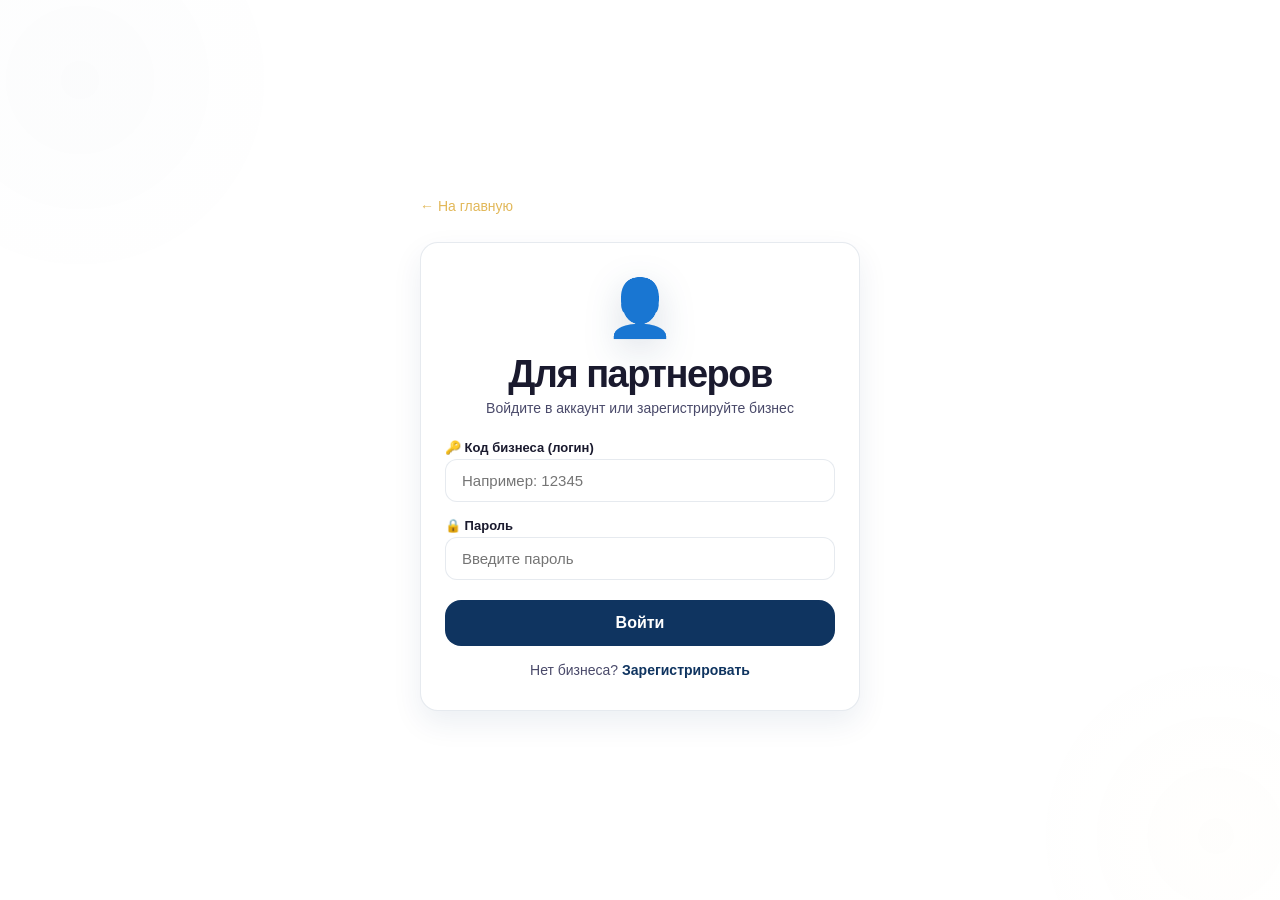
<file: Colendar/partner/index.html>
<!DOCTYPE html>
<html lang="ru">
<head>
    <meta charset="UTF-8">
    <meta name="viewport" content="width=device-width, initial-scale=1.0, maximum-scale=1.0, user-scalable=no">
    <title>Для партнеров — ЗаписьPro</title>
    <link rel="stylesheet" href="css/partner.css">
    <link rel="stylesheet" href="../css/theme.css">
</head>
<body>

    <div class="partner-container">
        <a href="../index.html" class="back-link">← На главную</a>

        <div class="partner-card">
            <div class="partner-logo">👤</div>
            <h1>Для партнеров</h1>
            <p class="subtitle">Войдите в аккаунт или зарегистрируйте бизнес</p>

            <div class="error-message" id="partnerError">Неверный код или пароль</div>

            <!-- ===== ВХОД ===== -->
            <div id="partnerLoginForm">
                <div class="form-group">
                    <label>🔑 Код бизнеса (логин)</label>
                    <input type="text" id="partnerLogin" placeholder="Например: 12345">
                </div>
                <div class="form-group">
                    <label>🔒 Пароль</label>
                    <input type="password" id="partnerPassword" placeholder="Введите пароль">
                </div>
                <button class="btn-primary" id="partnerLoginBtn">Войти</button>
            </div>

            <div class="switch-link">
                Нет бизнеса? <a href="#" id="partnerShowRegister">Зарегистрировать</a>
            </div>

            <!-- ===== РЕГИСТРАЦИЯ ===== -->
            <div class="register-section" id="partnerRegisterSection">
                <h2>📝 Регистрация бизнеса</h2>
                <p class="subtitle">Заполните все поля</p>

                <div class="form-group">
                    <label>Название организации *</label>
                    <input type="text" id="regBizName" placeholder="Например: Р.Стиль">
                </div>
                <div class="form-group">
                    <label>Код бизнеса (логин) *</label>
                    <input type="text" id="regBizCode" placeholder="Придумайте код, например 12345">
                    <div class="hint">Только цифры, 5-10 символов</div>
                </div>
                <div class="form-group">
                    <label>Пароль *</label>
                    <input type="password" id="regBizPassword" placeholder="Придумайте пароль">
                    <div class="hint">Минимум 6 символов</div>
                </div>
                <div class="form-group">
                    <label>Адрес *</label>
                    <input type="text" id="regBizAddress" placeholder="ул. Примерная, 1, Город">
                </div>
                <div class="form-group">
                    <label>Телефон</label>
                    <input type="text" id="regBizPhone" placeholder="+7 (999) 123-45-67">
                </div>
                <div class="form-group">
                    <label>Услуги (каждая с новой строки)</label>
                    <textarea id="regBizServices" rows="4" placeholder="Мужская стрижка | 1500 | 30&#10;Женская стрижка | 2500 | 60&#10;Окрашивание | 4000 | 120"></textarea>
                    <div class="hint">Формат: Название | Цена | Длительность (мин)</div>
                </div>
                <div class="form-group">
                    <label>Мастера (через запятую)</label>
                    <input type="text" id="regBizMasters" placeholder="Анна, Дмитрий, Елена">
                </div>

                <button class="btn-success" id="partnerRegisterBtn">✅ Зарегистрировать бизнес</button>
                <button class="btn-secondary" id="partnerRegisterCancel">Отмена</button>
            </div>
        </div>
    </div>

    <script src="../js/data.js"></script>
    <script src="js/partner.js"></script>
</body>
</html>
</file>
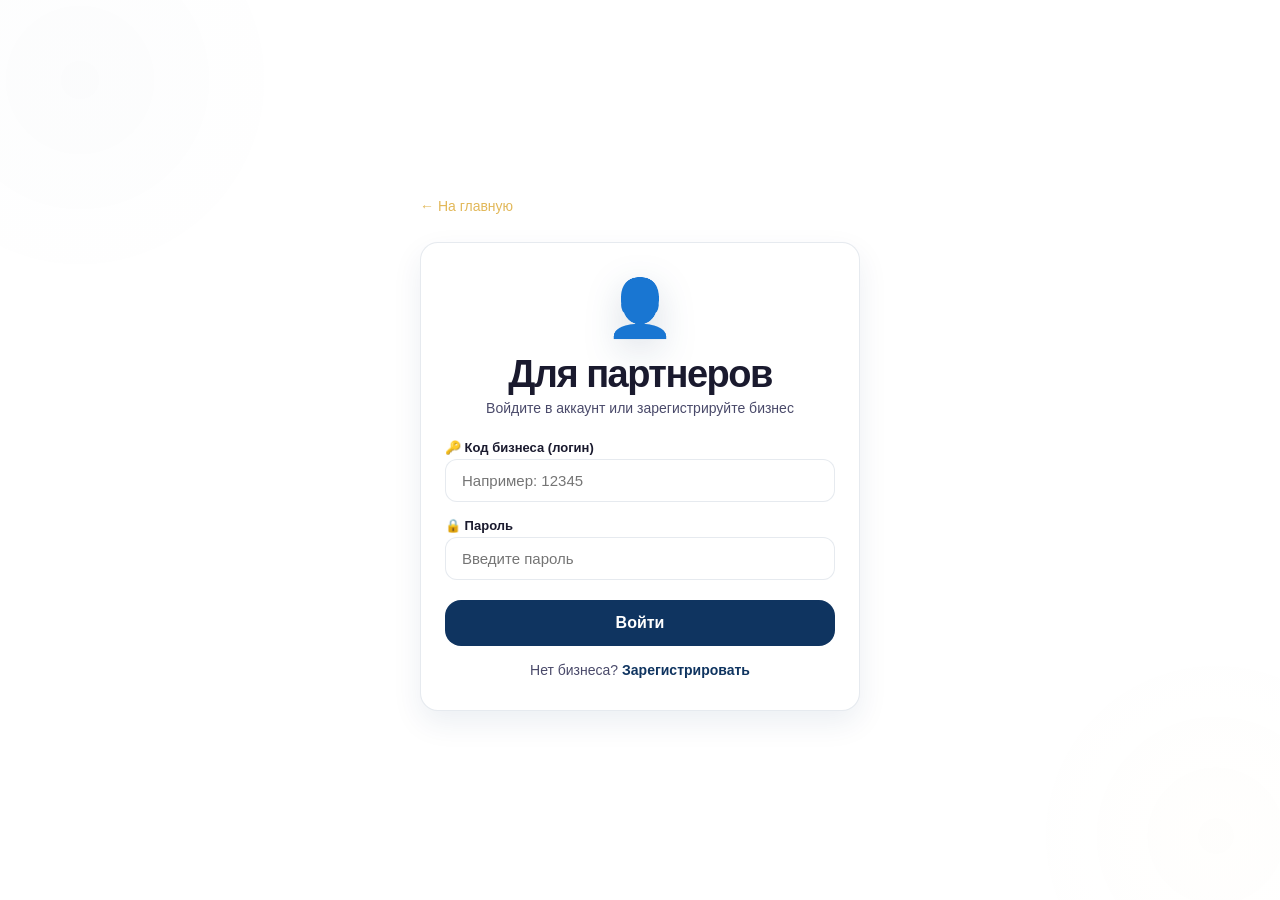
<file: Colendar/partner/dashboard.html>
<!DOCTYPE html>
<html lang="ru">
<head>
    <meta charset="UTF-8">
    <meta name="viewport" content="width=device-width, initial-scale=1.0, maximum-scale=1.0, user-scalable=no">
    <title>Панель управления — ЗаписьPro</title>
    <link rel="stylesheet" href="css/partner.css">
    <link rel="stylesheet" href="../css/theme.css">
</head>
<body>

    <!-- ===== ШАПКА ===== -->
    <header class="partner-header">
        <div class="partner-header-left">
            <span class="partner-header-logo">📊</span>
            <span class="partner-header-title">Панель управления</span>
        </div>
        <div class="partner-header-right">
            <span class="partner-biz-name" id="dashBizName">Бизнес</span>
            <span class="partner-biz-code" id="dashBizCode">Код: 12345</span>
            <button class="btn-exit" id="dashExitBtn">🚪 Выйти</button>
        </div>
    </header>

    <!-- ===== КОНТЕНТ ===== -->
    <div class="dashboard-container">

        <!-- Статистика -->
        <div class="stats-grid">
            <div class="stat-card">
                <div class="stat-number" id="statServices">0</div>
                <div class="stat-label">Услуг</div>
            </div>
            <div class="stat-card">
                <div class="stat-number" id="statMasters">0</div>
                <div class="stat-label">Мастеров</div>
            </div>
            <div class="stat-card">
                <div class="stat-number" id="statBookings">0</div>
                <div class="stat-label">Записей</div>
            </div>
        </div>

        <!-- Табы -->
        <div class="dashboard-tabs">
            <button class="tab-btn active" data-tab="services">💇 Услуги</button>
            <button class="tab-btn" data-tab="masters">👨‍💼 Мастера</button>
            <button class="tab-btn" data-tab="bookings">📋 Записи</button>
            <button class="tab-btn" data-tab="settings">⚙️ Настройки</button>
        </div>

        <!-- ===== ТАБ: УСЛУГИ ===== -->
        <div class="tab-content active" id="tab-services">
            <div class="tab-header">
                <h3>Список услуг</h3>
                <button class="btn-add" id="addServiceBtn">+ Новая услуга</button>
            </div>
            <div class="service-editor" id="serviceEditor">
                <div class="service-editor-header">
                    <div>
                        <h4 id="serviceEditorTitle">Редактор услуги</h4>
                        <div class="service-editor-hint" id="serviceEditorHint">Создайте новую услугу или выберите существующую для редактирования</div>
                    </div>
                </div>
                <div class="service-editor-grid">
                    <div class="form-group">
                        <label>Название услуги</label>
                        <input type="text" id="serviceNameInput" placeholder="Например: Мужская стрижка">
                    </div>
                    <div class="service-editor-row">
                        <div class="form-group">
                            <label>Цена, ₽</label>
                            <input type="number" id="servicePriceInput" min="0" placeholder="1500">
                        </div>
                        <div class="form-group">
                            <label>Длительность, мин</label>
                            <input type="number" id="serviceDurationInput" min="5" step="5" placeholder="30">
                        </div>
                    </div>
                </div>
                <div class="service-editor-actions">
                    <button class="btn-primary" id="saveServiceBtn">💾 Сохранить услугу</button>
                    <button class="btn-secondary" id="cancelServiceBtn">Сбросить</button>
                </div>
            </div>
            <div id="servicesList"></div>
        </div>

        <!-- ===== ТАБ: МАСТЕРА ===== -->
        <div class="tab-content" id="tab-masters">
            <div class="tab-header">
                <h3>Список мастеров</h3>
                <button class="btn-add" id="addMasterBtn">+ Новый мастер</button>
            </div>
            <div class="master-editor" id="masterEditor">
                <div class="master-editor-header">
                    <div>
                        <h4 id="masterEditorTitle">Редактор мастера</h4>
                        <div class="master-editor-hint" id="masterEditorHint">Добавьте фото, имя и профиль мастера</div>
                    </div>
                    <div class="master-editor-preview" id="masterEditorPreview">👤</div>
                </div>
                <div class="master-editor-grid">
                    <div class="form-group">
                        <label>Имя мастера</label>
                        <input type="text" id="masterNameInput" placeholder="Например: Анна">
                    </div>
                    <div class="form-group">
                        <label>Профиль / описание</label>
                        <textarea id="masterBioInput" rows="3" placeholder="Коротко о мастере, опыте и специализации"></textarea>
                    </div>
                    <div class="master-editor-row">
                        <div class="form-group">
                            <label>Эмодзи</label>
                            <input type="text" id="masterEmojiInput" maxlength="4" placeholder="👩">
                        </div>
                        <div class="form-group">
                            <label>Фото</label>
                            <input type="file" id="masterPhotoInput" accept="image/*">
                        </div>
                    </div>
                    <div class="master-photo-url-row">
                        <div class="form-group">
                            <label>Или ссылка на фото</label>
                            <input type="url" id="masterPhotoUrlInput" placeholder="https://...">
                        </div>
                    </div>
                    <div class="form-group">
                        <label>Услуги мастера</label>
                        <div id="masterServicesPicker" class="master-services-picker"></div>
                    </div>
                    <div class="master-editor-row">
                        <div class="form-group">
                            <label>Начало смены</label>
                            <input type="time" id="masterWorkStartInput" value="09:00">
                        </div>
                        <div class="form-group">
                            <label>Окончание смены</label>
                            <input type="time" id="masterWorkEndInput" value="21:00">
                        </div>
                    </div>
                    <div class="form-group">
                        <label>Рабочие дни мастера</label>
                        <div class="workdays-grid">
                            <label><input type="checkbox" value="1" class="master-workday"> Пн</label>
                            <label><input type="checkbox" value="2" class="master-workday"> Вт</label>
                            <label><input type="checkbox" value="3" class="master-workday"> Ср</label>
                            <label><input type="checkbox" value="4" class="master-workday"> Чт</label>
                            <label><input type="checkbox" value="5" class="master-workday"> Пт</label>
                            <label><input type="checkbox" value="6" class="master-workday"> Сб</label>
                            <label><input type="checkbox" value="0" class="master-workday"> Вс</label>
                        </div>
                    </div>
                </div>
                <div class="master-editor-actions">
                    <button class="btn-primary" id="saveMasterBtn">💾 Сохранить мастера</button>
                    <button class="btn-secondary" id="cancelMasterBtn">Сбросить</button>
                </div>
            </div>
            <div id="mastersList"></div>
        </div>

        <!-- ===== ТАБ: ЗАПИСИ ===== -->
        <div class="tab-content" id="tab-bookings">
            <h3>Все записи</h3>
            <div id="bookingsList" class="bookings-list-empty">
                Записей пока нет
            </div>
        </div>

        <!-- ===== ТАБ: НАСТРОЙКИ ===== -->
        <div class="tab-content" id="tab-settings">
            <h3>Настройки бизнеса</h3>
            <div class="settings-form">
                <div class="form-group">
                    <label>Название</label>
                    <input type="text" id="settingName">
                </div>
                <div class="form-group">
                    <label>Адрес</label>
                    <input type="text" id="settingAddress">
                </div>
                <div class="form-group">
                    <label>Телефон</label>
                    <input type="text" id="settingPhone">
                </div>
                <div class="master-editor-row">
                    <div class="form-group">
                        <label>Начало смены менеджера</label>
                        <input type="time" id="managerWorkStartInput" value="09:00">
                    </div>
                    <div class="form-group">
                        <label>Окончание смены менеджера</label>
                        <input type="time" id="managerWorkEndInput" value="21:00">
                    </div>
                </div>
                <div class="form-group">
                    <label>Рабочие дни менеджера</label>
                    <div class="workdays-grid">
                        <label><input type="checkbox" value="1" class="manager-workday"> Пн</label>
                        <label><input type="checkbox" value="2" class="manager-workday"> Вт</label>
                        <label><input type="checkbox" value="3" class="manager-workday"> Ср</label>
                        <label><input type="checkbox" value="4" class="manager-workday"> Чт</label>
                        <label><input type="checkbox" value="5" class="manager-workday"> Пт</label>
                        <label><input type="checkbox" value="6" class="manager-workday"> Сб</label>
                        <label><input type="checkbox" value="0" class="manager-workday"> Вс</label>
                    </div>
                </div>
                <button class="btn-primary" id="saveSettingsBtn">💾 Сохранить</button>
            </div>
        </div>

    </div>

    <script src="../js/data.js"></script>
    <script src="js/partner.js"></script>
</body>
</html>
</file>
<file: Colendar/css/style.css>
/* ===== БАЗОВЫЙ СБРОС ===== */
* {
    margin: 0;
    padding: 0;
    box-sizing: border-box;
    -webkit-tap-highlight-color: transparent;
}

body {
    font-family: -apple-system, 'Segoe UI', Roboto, Arial, sans-serif;
    background: #FFFFFF;
    min-height: 100vh;
    padding-bottom: 90px;
}

/* ===== ШАПКА ===== */
.header {
    background: white;
    padding: 16px 20px 12px;
    display: flex;
    justify-content: space-between;
    align-items: center;
    box-shadow: 0 2px 12px rgba(0, 0, 0, 0.04);
    position: sticky;
    top: 0;
    z-index: 100;
}

.logo {
    font-size: 24px;
    font-weight: 700;
    color: #1A1A2E;
}

.logo span {
    color: #E2B859;
}

.header-placeholder {
    width: 36px;
}

/* ===== КОНТЕЙНЕР ===== */
.container {
    max-width: 600px;
    margin: 0 auto;
    padding: 16px 16px 20px;
}

/* ===== ПОИСК ===== */
.search-section {
    background: #FFFFFF;
    border: 1px solid rgba(15, 52, 96, 0.08);
    border-radius: 20px;
    padding: 24px 20px 28px;
    box-shadow: 0 8px 32px rgba(15, 52, 96, 0.08);
    text-align: center;
}

.search-section h1 {
    font-size: 22px;
    color: #1A1A2E;
    margin-bottom: 6px;
    line-height: 1.3;
}

.search-section p {
    color: #4A4A6A;
    font-size: 14px;
    margin-bottom: 18px;
}

.search-box {
    display: flex;
    gap: 8px;
    flex-direction: column;
}

.search-box .input-wrapper {
    position: relative;
    flex: 1;
}

.search-box input {
    width: 100%;
    padding: 14px 16px 14px 44px;
    border: 2px solid rgba(15, 52, 96, 0.12);
    border-radius: 14px;
    font-size: 16px;
    transition: 0.3s;
    background: #F8F9FA;
    color: #1A1A2E;
}

.search-box input:focus {
    outline: none;
    border-color: #E2B859;
    background: white;
    box-shadow: 0 0 0 4px rgba(226, 184, 89, 0.15);
}

.search-box .search-icon {
    position: absolute;
    left: 14px;
    top: 50%;
    transform: translateY(-50%);
    font-size: 18px;
    color: #4A4A6A;
}

.search-box button {
    padding: 14px 24px;
    background: #0F3460;
    color: white;
    border: none;
    border-radius: 14px;
    font-size: 16px;
    font-weight: 600;
    cursor: pointer;
    transition: 0.3s;
    white-space: nowrap;
}

.search-box button:active {
    transform: scale(0.96);
    background: #0a2647;
}

.search-hint {
    margin-top: 10px;
    font-size: 12px;
    color: #4A4A6A;
}

.search-hint .example-code {
    color: #E2B859;
    font-weight: 600;
    cursor: pointer;
}

/* ===== РЕЗУЛЬТАТЫ ===== */
.results {
    margin-top: 20px;
    display: none;
}

.results.active {
    display: block;
}

.results-count {
    font-size: 13px;
    color: #4A4A6A;
    margin-bottom: 12px;
    padding: 0 4px;
}

.business-card {
    background: #FFFFFF;
    border: 1px solid rgba(15, 52, 96, 0.06);
    border-radius: 16px;
    padding: 14px 16px;
    margin-bottom: 10px;
    box-shadow: 0 4px 16px rgba(15, 52, 96, 0.06);
    display: flex;
    align-items: center;
    gap: 14px;
    cursor: pointer;
    transition: 0.2s;
    border: 2px solid transparent;
    touch-action: manipulation;
}

.business-card:active {
    transform: scale(0.98);
    border-color: #E2B859;
}

.business-card .avatar {
    width: 50px;
    height: 50px;
    border-radius: 14px;
    background: linear-gradient(135deg, rgba(15, 52, 96, 0.08) 0%, rgba(226, 184, 89, 0.12) 100%);
    display: flex;
    align-items: center;
    justify-content: center;
    font-size: 26px;
    flex-shrink: 0;
    overflow: hidden;
}

.business-card .avatar img {
    width: 100%;
    height: 100%;
    object-fit: cover;
}

.business-card .info {
    flex: 1;
    min-width: 0;
}

.business-card .info h3 {
    font-size: 16px;
    color: #1A1A2E;
    margin-bottom: 2px;
    white-space: nowrap;
    overflow: hidden;
    text-overflow: ellipsis;
}

.business-card .info .address {
    font-size: 13px;
    color: #4A4A6A;
    white-space: nowrap;
    overflow: hidden;
    text-overflow: ellipsis;
}

.business-card .info .code {
    font-size: 11px;
    color: #4A4A6A;
    background: #F8F9FA;
    padding: 2px 10px;
    border-radius: 20px;
    display: inline-block;
    margin-top: 4px;
}

.business-card .info .business-meta {
    font-size: 11px;
    color: #E2B859;
    margin-top: 6px;
    font-weight: 600;
}

.business-card .arrow {
    font-size: 18px;
    color: #E2B859;
    flex-shrink: 0;
    margin-left: 4px;
}

.empty-state {
    text-align: center;
    padding: 40px 20px;
    color: #4A4A6A;
}

.empty-state .big-icon {
    font-size: 48px;
    display: block;
    margin-bottom: 12px;
}

.empty-state h3 {
    font-size: 18px;
    color: #1A1A2E;
    margin-bottom: 6px;
}

.empty-state p {
    font-size: 14px;
    color: #4A4A6A;
    line-height: 1.6;
}

.no-results {
    text-align: center;
    padding: 40px 20px;
    color: #4A4A6A;
    font-size: 16px;
    line-height: 1.6;
}

.no-results .big-icon {
    font-size: 48px;
    display: block;
    margin-bottom: 12px;
}

/* ===== АДАПТИВ ===== */
@media (min-width: 600px) {
    .search-box {
        flex-direction: row;
    }
}

@media (max-width: 380px) {
    .search-section h1 {
        font-size: 18px;
    }
}

:root {
    --bg: #FFFFFF;
    --bg-strong: #F8F9FA;
    --surface: rgba(255, 255, 255, 0.95);
    --surface-strong: #FFFFFF;
    --surface-soft: #F8F9FA;
    --text: #1A1A2E;
    --muted: #4A4A6A;
    --muted-2: #6b7b87;
    --line: rgba(15, 52, 96, 0.08);
    --primary: #0F3460;
    --primary-2: #1a4d8c;
    --accent: #E2B859;
    --accent-2: #f3d78e;
    --success: #2f9e68;
    --danger: #d85c53;
    --shadow-lg: 0 24px 60px rgba(15, 52, 96, 0.10);
    --shadow-md: 0 16px 40px rgba(15, 52, 96, 0.08);
    --shadow-sm: 0 8px 20px rgba(15, 52, 96, 0.06);
    --radius-xl: 28px;
    --radius-lg: 22px;
    --radius-md: 16px;
}

html {
    scroll-behavior: smooth;
}

body {
    font-family: "Aptos", "Segoe UI Variable Text", "Segoe UI", "Trebuchet MS", sans-serif;
    color: var(--text);
    background: #FFFFFF;
    background-attachment: fixed;
    color-scheme: light;
    overflow-x: hidden;
    position: relative;
    isolation: isolate;
}

body::before,
body::after {
    content: "";
    position: fixed;
    inset: auto;
    width: 28rem;
    height: 28rem;
    border-radius: 50%;
    opacity: 0.06;
    pointer-events: none;
    z-index: -1;
}

body::before {
    top: -9rem;
    left: -10rem;
    background: radial-gradient(circle, rgba(15, 52, 96, 0.25) 0%, rgba(15, 52, 96, 0) 72%);
}

body::after {
    right: -8rem;
    bottom: -10rem;
    background: radial-gradient(circle, rgba(226, 184, 89, 0.25) 0%, rgba(226, 184, 89, 0) 70%);
}

.header {
    background: rgba(255, 255, 255, 0.98);
    border-bottom: 1px solid var(--line);
    box-shadow: 0 14px 36px rgba(15, 52, 96, 0.06);
}

.logo {
    letter-spacing: -0.03em;
}

.logo span {
    background: linear-gradient(135deg, var(--primary) 0%, var(--accent) 100%);
    -webkit-background-clip: text;
    background-clip: text;
    color: transparent;
}

.container {
    max-width: 720px;
    position: relative;
}

.search-section {
    background: #FFFFFF;
    border: 1px solid rgba(15, 52, 96, 0.06);
    border-radius: var(--radius-xl);
    box-shadow: var(--shadow-lg);
    padding: 28px 22px 30px;
}

.search-section h1 {
    font-size: clamp(26px, 5vw, 38px);
    line-height: 1.05;
    letter-spacing: -0.04em;
}

.search-section p {
    font-size: 15px;
    color: var(--muted);
}

.search-box input,
.form-group input,
.form-group textarea,
#bookingForm input {
    background: rgba(255, 255, 255, 0.95);
    border: 1px solid rgba(15, 52, 96, 0.1);
    box-shadow: inset 0 1px 0 rgba(255, 255, 255, 0.72);
    color: var(--text);
}

.search-box input:focus,
.form-group input:focus,
.form-group textarea:focus,
#bookingForm input:focus {
    border-color: rgba(226, 184, 89, 0.5);
    box-shadow: 0 0 0 5px rgba(226, 184, 89, 0.1);
}

.search-box button,
.btn-book,
.btn-primary,
.btn-success {
    background: linear-gradient(135deg, var(--primary) 0%, var(--primary-2) 100%);
    box-shadow: 0 14px 28px rgba(15, 52, 96, 0.22);
}

.search-box button:hover,
.btn-book:hover,
.btn-primary:hover,
.btn-success:hover {
    transform: translateY(-1px);
    filter: brightness(1.03);
}

.search-box button:active,
.btn-book:active,
.btn-primary:active,
.btn-success:active {
    transform: translateY(1px) scale(0.99);
}

.results-count,
.search-hint,
.business-card .info .code,
.business-info .code-tag,
.stat-label,
.partner-card .subtitle {
    color: var(--muted);
}

.business-card,
.stat-card,
.tab-content,
.partner-card,
.service-editor,
.master-editor,
.booking-summary,
.calendar-card,
.selected-master-card,
.modal-content,
.auth-modal .modal-content {
    background: #ffffff;
    border: 1px solid var(--line);
    box-shadow: var(--shadow-md);
}

.business-card {
    border-radius: 22px;
    padding: 16px 18px;
    transition: transform 0.25s ease, box-shadow 0.25s ease, border-color 0.25s ease;
}

.business-card:hover,
.stat-card:hover,
.tab-content:hover,
.service-editor:hover,
.master-editor:hover,
.calendar-day:hover:not(.disabled),
.time-slot:hover:not(.disabled):not(.booked) {
    transform: translateY(-2px);
    box-shadow: var(--shadow-lg);
}

.business-card .avatar,
.master-item .avatar,
.master-profile-card .avatar,
.selected-master-avatar,
.master-card-avatar,
.master-editor-preview {
    background: linear-gradient(135deg, rgba(15, 52, 96, 0.08) 0%, rgba(226, 184, 89, 0.12) 100%);
    border: 1px solid rgba(15, 52, 96, 0.06);
}

.business-card .info h3,
.modal h2,
.modal h3,
.partner-card h1,
.tab-content h3,
.dashboard-title,
.service-editor-header h4,
.master-editor-header h4 {
    letter-spacing: -0.03em;
}

.business-card .info .business-meta {
    color: var(--primary);
}

.business-card .arrow {
    color: var(--accent);
}

.empty-state,
.no-results {
    background: #ffffff;
    border: 1px dashed rgba(15, 52, 96, 0.12);
    border-radius: 24px;
    box-shadow: var(--shadow-sm);
}

.bottom-nav {
    background: #ffffff;
    border: 1px solid rgba(255, 255, 255, 0.86);
}

.bottom-nav a.active {
    color: var(--primary);
    background: linear-gradient(180deg, rgba(15, 52, 96, 0.06), rgba(226, 184, 89, 0.08));
}

.bottom-nav a .icon {
    filter: saturate(0.9);
}

.modal,
.auth-modal {
    background: rgba(15, 52, 96, 0.45);
}

.modal-content {
    border-radius: 30px 30px 0 0;
}

.modal-header h2,
.modal h3 {
    color: var(--text);
}

.business-info,
.booking-summary,
.calendar-card,
.time-slot,
.service-card,
.master-card,
.selected-master-card,
#bookingForm input,
.calendar-day,
.calendar-legend span {
    border-color: rgba(15, 52, 96, 0.08);
}

.service-item,
.master-item,
.calendar-legend span {
    background: rgba(255, 255, 255, 0.9);
}

.calendar-day.selected,
.time-slot.selected,
.service-card.selected,
.master-card.selected {
    background: linear-gradient(135deg, var(--primary) 0%, #1a4d8c 100%);
    color: white;
    box-shadow: 0 16px 30px rgba(15, 52, 96, 0.24);
}

.calendar-day.selected .badge {
    background: rgba(255, 255, 255, 0.16);
}

.calendar-day.today {
    border-color: rgba(15, 52, 96, 0.22);
}

.btn-secondary {
    background: rgba(255, 255, 255, 0.9);
    color: var(--text);
    border: 1px solid rgba(15, 52, 96, 0.1);
}

.btn-secondary:hover {
    background: rgba(255, 255, 255, 0.96);
    transform: translateY(-1px);
}

@keyframes fadeUpSoft {
    from {
        opacity: 0;
        transform: translateY(12px);
    }
    to {
        opacity: 1;
        transform: translateY(0);
    }
}

.search-section,
.business-card,
.stat-card,
.tab-content,
.service-editor,
.master-editor,
.calendar-card,
.selected-master-card,
.modal-content,
.auth-modal .modal-content {
    animation: fadeUpSoft 0.55s ease both;
}

@media (max-width: 600px) {
    .search-section {
        padding: 22px 18px 24px;
        border-radius: 24px;
    }

    .bottom-nav {
        max-width: calc(100% - 20px);
        bottom: 10px;
        padding: 8px 10px;
    }
}
</file>
<file: Colendar/css/components.css>
/* ===== НИЖНЯЯ ПАНЕЛЬ ===== */
.bottom-nav {
    position: fixed;
    bottom: 16px;
    left: 50%;
    transform: translateX(-50%);
    background: #FFFFFF;
    border: 1px solid rgba(15, 52, 96, 0.08);
    border-radius: 40px;
    padding: 8px 16px;
    display: flex;
    justify-content: space-around;
    align-items: center;
    gap: 8px;
    box-shadow: 0 8px 32px rgba(15, 52, 96, 0.10);
    z-index: 99;
    width: calc(100% - 32px);
    max-width: 420px;
}

.bottom-nav a {
    text-decoration: none;
    display: flex;
    flex-direction: column;
    align-items: center;
    color: #4A4A6A;
    font-size: 10px;
    padding: 6px 4px;
    transition: 0.3s;
    gap: 2px;
    border-radius: 20px;
    min-width: 50px;
    cursor: pointer;
}

.bottom-nav a .icon {
    font-size: 22px;
    transition: 0.3s;
}

.bottom-nav a .label {
    font-size: 9px;
    font-weight: 500;
    transition: 0.3s;
}

.bottom-nav a.active {
    color: #0F3460;
    background: linear-gradient(180deg, rgba(15, 52, 96, 0.06), rgba(226, 184, 89, 0.08));
}

.bottom-nav a.active .icon {
    transform: scale(1.05);
}

.bottom-nav a:active {
    transform: scale(0.92);
}

/* ===== МОДАЛКИ ===== */
.modal,
.auth-modal {
    display: none;
    position: fixed;
    top: 0;
    left: 0;
    width: 100%;
    height: 100%;
    background: rgba(15, 52, 96, 0.45);
    justify-content: center;
    align-items: flex-end;
    z-index: 1000;
    padding: 16px;
}

.modal.show,
.auth-modal.show {
    display: flex;
}

.modal-content {
    background: #FFFFFF;
    border: 1px solid rgba(15, 52, 96, 0.08);
    border-radius: 24px 24px 0 0;
    padding: 24px 20px 30px;
    max-width: 600px;
    width: 100%;
    max-height: 90vh;
    overflow-y: auto;
    animation: slideUp 0.3s ease;
    box-shadow: 0 16px 40px rgba(15, 52, 96, 0.12);
}

@keyframes slideUp {
    from {
        transform: translateY(100%);
    }
    to {
        transform: translateY(0);
    }
}

.modal-handle {
    width: 40px;
    height: 4px;
    background: linear-gradient(90deg, rgba(15, 52, 96, 0.2), rgba(226, 184, 89, 0.3));
    border-radius: 4px;
    margin: -8px auto 16px;
}

.modal-header {
    display: flex;
    justify-content: space-between;
    align-items: flex-start;
    margin-bottom: 16px;
}

.modal-header h2 {
    font-size: 20px;
    color: #1A1A2E;
    flex: 1;
}

.modal-close {
    background: none;
    border: none;
    font-size: 28px;
    cursor: pointer;
    color: #4A4A6A;
    padding: 0 4px;
    line-height: 1;
}

.modal-close:active {
    color: #d85c53;
}

/* ===== МОДАЛКА БИЗНЕСА ===== */
.business-info {
    background: #F8F9FA;
    padding: 12px 16px;
    border-radius: 12px;
    margin-bottom: 16px;
}

.business-info .address {
    color: #4A4A6A;
    font-size: 14px;
}

.business-info .phone {
    color: #0F3460;
    font-size: 14px;
    margin-top: 4px;
}

.business-info .code-tag {
    font-size: 11px;
    color: #4A4A6A;
    background: #FFFFFF;
    padding: 2px 10px;
    border-radius: 20px;
    display: inline-block;
    margin-top: 4px;
}

.modal h3 {
    font-size: 15px;
    color: #1A1A2E;
    margin: 16px 0 8px;
}

.service-list {
    display: grid;
    gap: 8px;
    margin: 0 0 4px;
}

.service-item {
    padding: 10px 14px;
    background: #F8F9FA;
    border-radius: 10px;
    display: flex;
    justify-content: space-between;
    align-items: center;
}

.service-item .name {
    font-weight: 500;
    font-size: 14px;
}

.service-item .price {
    color: #E2B859;
    font-weight: 600;
    font-size: 14px;
}

.service-item .duration {
    font-size: 12px;
    color: #4A4A6A;
    margin-left: 8px;
}

.master-list {
    display: grid;
    grid-template-columns: repeat(auto-fill, minmax(70px, 1fr));
    gap: 8px;
    margin: 0 0 4px;
}

.master-item {
    padding: 8px 4px;
    background: #F8F9FA;
    border-radius: 10px;
    text-align: center;
    font-size: 13px;
}

.master-item .avatar,
.master-profile-card .avatar {
    width: 44px;
    height: 44px;
    border-radius: 14px;
    overflow: hidden;
    flex: 0 0 auto;
    background: linear-gradient(135deg, rgba(15, 52, 96, 0.08) 0%, rgba(226, 184, 89, 0.12) 100%);
    display: inline-flex;
    align-items: center;
    justify-content: center;
    color: #0F3460;
    font-size: 20px;
    font-weight: 700;
}

.master-item .avatar img,
.master-profile-card .avatar img {
    width: 100%;
    height: 100%;
    object-fit: cover;
    display: block;
}

.master-item .text,
.master-profile-card .text {
    display: flex;
    flex-direction: column;
    gap: 2px;
    min-width: 0;
}

.master-item .name,
.master-profile-card .name {
    font-weight: 700;
    color: #1A1A2E;
}

.master-item .bio,
.master-profile-card .bio {
    font-size: 12px;
    color: #4A4A6A;
    line-height: 1.35;
}

.master-item .emoji {
    font-size: 26px;
    display: block;
    margin-bottom: 2px;
}

.btn-book {
    width: 100%;
    padding: 16px;
    background: #0F3460;
    color: white;
    border: none;
    border-radius: 14px;
    font-size: 17px;
    font-weight: 600;
    cursor: pointer;
    transition: 0.3s;
    margin-top: 18px;
    box-shadow: 0 14px 28px rgba(15, 52, 96, 0.22);
}

.btn-book:active {
    transform: scale(0.97);
    background: #0a2647;
}

/* ===== МОДАЛКА АВТОРИЗАЦИИ ===== */
.auth-modal .modal-content {
    border-radius: 24px 24px 0 0;
    max-width: 500px;
}

.auth-modal h2 {
    font-size: 22px;
    color: #1A1A2E;
    text-align: center;
    margin-bottom: 6px;
}

.auth-modal .subtitle {
    text-align: center;
    color: #4A4A6A;
    font-size: 14px;
    margin-bottom: 20px;
}

.auth-tabs {
    display: flex;
    gap: 4px;
    background: #F8F9FA;
    padding: 4px;
    border-radius: 12px;
    margin-bottom: 20px;
}

.auth-tab {
    flex: 1;
    padding: 10px;
    border: none;
    border-radius: 10px;
    font-size: 14px;
    font-weight: 600;
    color: #4A4A6A;
    background: transparent;
    cursor: pointer;
    transition: 0.3s;
}

.auth-tab.active {
    background: #FFFFFF;
    color: #0F3460;
    box-shadow: 0 2px 8px rgba(15, 52, 96, 0.08);
}

.auth-tab:active {
    transform: scale(0.96);
}

.auth-form {
    display: none;
}

.auth-form.active {
    display: block;
}

.auth-form .form-group {
    margin-bottom: 14px;
}

.auth-form .form-group label {
    display: block;
    font-size: 13px;
    font-weight: 600;
    color: #1A1A2E;
    margin-bottom: 4px;
}

.auth-form .form-group input {
    width: 100%;
    padding: 14px 16px;
    border: 2px solid rgba(15, 52, 96, 0.12);
    border-radius: 12px;
    font-size: 16px;
    transition: 0.3s;
    background: #FFFFFF;
}

.auth-form .form-group input:focus {
    outline: none;
    border-color: #E2B859;
    background: white;
    box-shadow: 0 0 0 4px rgba(226, 184, 89, 0.12);
}

.auth-form .form-group input.error {
    border-color: #d85c53;
    background: #fff8f8;
}

.auth-form .form-group .error-text {
    color: #d85c53;
    font-size: 12px;
    margin-top: 4px;
    display: none;
}

.auth-form .form-group .error-text.show {
    display: block;
}

.btn-auth {
    width: 100%;
    padding: 16px;
    background: #0F3460;
    color: white;
    border: none;
    border-radius: 14px;
    font-size: 17px;
    font-weight: 600;
    cursor: pointer;
    transition: 0.3s;
    margin-top: 8px;
    box-shadow: 0 14px 28px rgba(15, 52, 96, 0.22);
}

.btn-auth:active {
    transform: scale(0.97);
    background: #0a2647;
}

.btn-auth-secondary {
    width: 100%;
    padding: 14px;
    background: transparent;
    color: #0F3460;
    border: 2px solid rgba(15, 52, 96, 0.15);
    border-radius: 14px;
    font-size: 16px;
    font-weight: 600;
    cursor: pointer;
    transition: 0.3s;
    margin-top: 10px;
}

.btn-auth-secondary:active {
    transform: scale(0.97);
    background: #F8F9FA;
}

.auth-switch {
    text-align: center;
    margin-top: 16px;
    font-size: 14px;
    color: #4A4A6A;
}

.auth-switch a {
    color: #E2B859;
    font-weight: 600;
    cursor: pointer;
    text-decoration: none;
}

/* ===== АДАПТИВ ===== */
@media (min-width: 600px) {
    .modal,
    .auth-modal {
        align-items: center;
    }
    .modal-content,
    .auth-modal .modal-content {
        border-radius: 24px;
        padding: 30px;
    }
    .modal-handle {
        display: none;
    }
    .bottom-nav {
        max-width: 420px;
    }
}

@media (max-width: 380px) {
    .bottom-nav {
        padding: 6px 10px;
        gap: 4px;
        width: calc(100% - 20px);
    }
    .bottom-nav a {
        min-width: 40px;
        font-size: 8px;
    }
    .bottom-nav a .icon {
        font-size: 18px;
    }
}

@media (max-width: 360px) {
    .bottom-nav a .label {
        display: none;
    }
    .bottom-nav a {
        min-width: 36px;
        padding: 6px 2px;
    }
}

:root {
    --component-surface: rgba(255, 255, 255, 0.9);
    --component-line: rgba(15, 52, 96, 0.10);
    --component-shadow: 0 18px 44px rgba(15, 52, 96, 0.10);
    --component-primary: #0F3460;
    --component-accent: #E2B859;
    --component-text: #1A1A2E;
    --component-muted: #4A4A6A;
}

.master-item,
.master-profile-card,
.service-item,
.business-info,
.booking-summary,
.calendar-card,
.selected-master-card,
.time-slot,
.calendar-day,
.modal-content,
.auth-modal .modal-content,
.stat-card,
.tab-content,
.service-editor,
.master-editor {
    border: 1px solid var(--component-line);
    box-shadow: var(--component-shadow);
}

.master-item,
.service-item,
.time-slot,
.calendar-day,
.calendar-legend span,
.business-info,
.booking-summary {
    background: var(--component-surface);
}

.master-item,
.master-profile-card {
    border-radius: 18px;
    transition: transform 0.25s ease, box-shadow 0.25s ease, border-color 0.25s ease;
}

.master-item:hover,
.master-profile-card:hover,
.service-item:hover,
.time-slot:hover:not(.booked),
.calendar-day:hover:not(.disabled) {
    transform: translateY(-2px);
    border-color: rgba(226, 184, 89, 0.3);
}

.master-item .avatar,
.master-profile-card .avatar,
.selected-master-avatar,
.master-card-avatar,
.master-editor-preview,
.business-card .avatar {
    box-shadow: inset 0 0 0 1px rgba(255, 255, 255, 0.72);
}

.selected-master-avatar,
.master-card-avatar,
.master-editor-preview {
    color: var(--component-primary);
}

.service-item .price,
.calendar-day.selected .day-number,
.time-slot.selected,
.business-card .info .business-meta {
    color: var(--component-primary);
}

.booking-summary strong,
.master-item .name,
.master-profile-card .name,
.business-card .info h3,
.modal h2,
.modal h3 {
    color: var(--component-text);
}

.master-item .bio,
.master-profile-card .bio,
.calendar-day .day-note,
.search-hint,
.stat-label,
.partner-card .subtitle,
.business-info .address,
.business-info .phone {
    color: var(--component-muted);
}

.btn-primary,
.btn-success,
.btn-book {
    box-shadow: 0 16px 30px rgba(15, 52, 96, 0.22);
}

.btn-primary:disabled {
    box-shadow: none;
}

.modal-content {
    border-radius: 28px 28px 0 0;
}

.modal-handle {
    background: linear-gradient(90deg, rgba(15, 52, 96, 0.2), rgba(226, 184, 89, 0.3));
}

.btn-book {
    background: linear-gradient(135deg, #0F3460 0%, #1a4d8c 100%);
}

@media (prefers-reduced-motion: reduce) {
    .master-item,
    .master-profile-card,
    .service-item,
    .time-slot,
    .calendar-day,
    .business-card,
    .tab-content,
    .service-editor,
    .master-editor,
    .search-section,
    .calendar-card,
    .selected-master-card,
    .modal-content,
    .auth-modal .modal-content {
        animation: none !important;
        transition: none !important;
    }
}

@media (max-width: 380px) {
    .bottom-nav a {
        min-width: 40px;
        font-size: 8px;
    }
    .bottom-nav a .icon {
        font-size: 18px;
    }
}

@media (max-width: 360px) {
    .bottom-nav a .label {
        display: none;
    }
    .bottom-nav a {
        min-width: 36px;
        padding: 6px 2px;
    }
}
</file>
<file: Colendar/css/profile.css>
/* ============================================
   СТИЛИ ДЛЯ СТРАНИЦЫ ПРОФИЛЯ
   ============================================ */

/* ===== БУРГЕР-КНОПКА ВНУТРИ ПРОФИЛЯ ===== */
.burger-btn-inside {
    position: absolute;
    top: 16px;
    left: 16px;
    width: 44px;
    height: 44px;
    background: none;
    border: none;
    display: flex;
    flex-direction: column;
    justify-content: center;
    align-items: center;
    gap: 4px;
    cursor: pointer;
    padding: 4px;
    border-radius: 10px;
    transition: 0.3s;
    z-index: 10;
}

.burger-btn-inside:active {
    background: #F8F9FA;
}

.burger-btn-inside span {
    display: block;
    width: 24px;
    height: 3px;
    background: #1A1A2E;
    border-radius: 4px;
    transition: 0.3s;
}

.burger-btn-inside span:nth-child(1) {
    width: 20px;
}

.burger-btn-inside span:nth-child(3) {
    width: 16px;
}

.burger-label {
    font-size: 9px;
    color: #4A4A6A;
    margin-top: 2px;
    font-weight: 500;
}

/* ===== СТРАНИЦА ПРОФИЛЯ ===== */
.profile-page {
    display: none;
    position: fixed;
    top: 0;
    left: 0;
    width: 100%;
    height: 100%;
    background: #FFFFFF;
    z-index: 500;
    overflow-y: auto;
    padding-top: 70px;
}

.profile-page.open {
    display: block;
    animation: fadeInProfile 0.3s ease;
}

@keyframes fadeInProfile {
    from {
        opacity: 0;
        transform: translateY(20px);
    }
    to {
        opacity: 1;
        transform: translateY(0);
    }
}

.profile-page-content {
    position: relative;
    max-width: 500px;
    margin: 0 auto;
    padding: 0 20px 100px;
}

/* ===== ЗАГОЛОВОК ===== */
.profile-title {
    font-size: 28px;
    font-weight: 700;
    color: #1A1A2E;
    margin-bottom: 16px;
    text-align: center;
}

/* ===== КОШЕЛЕК ===== */
.profile-wallet {
    background: linear-gradient(135deg, #0F3460 0%, #1a4d8c 100%);
    border-radius: 16px;
    padding: 14px 20px;
    display: flex;
    align-items: center;
    gap: 12px;
    margin-bottom: 24px;
    box-shadow: 0 8px 24px rgba(15, 52, 96, 0.2);
}

.profile-wallet span:first-child {
    font-size: 20px;
}

.profile-wallet span:nth-child(2) {
    font-size: 15px;
    font-weight: 500;
    color: rgba(255, 255, 255, 0.85);
}

.wallet-balance {
    margin-left: auto;
    font-size: 18px;
    font-weight: 700;
    color: #E2B859;
}

/* ===== ИНФОРМАЦИЯ О ПОЛЬЗОВАТЕЛЕ ===== */
.profile-user-info {
    text-align: center;
    padding: 20px 0;
    background: #FFFFFF;
    border: 1px solid rgba(15, 52, 96, 0.08);
    border-radius: 20px;
    box-shadow: 0 4px 16px rgba(15, 52, 96, 0.06);
    margin-bottom: 24px;
}

.profile-user-avatar {
    width: 80px;
    height: 80px;
    border-radius: 50%;
    background: linear-gradient(135deg, #0F3460 0%, #E2B859 100%);
    color: white;
    font-size: 36px;
    display: flex;
    align-items: center;
    justify-content: center;
    margin: 0 auto 12px;
    box-shadow: 0 8px 24px rgba(15, 52, 96, 0.2);
}

.profile-user-name {
    font-size: 20px;
    font-weight: 700;
    color: #1A1A2E;
}

.profile-user-email {
    font-size: 14px;
    color: #4A4A6A;
    margin-top: 4px;
}

/* ===== РАЗДЕЛЫ ===== */
.profile-section {
    background: #FFFFFF;
    border: 1px solid rgba(15, 52, 96, 0.08);
    border-radius: 20px;
    padding: 20px;
    box-shadow: 0 4px 16px rgba(15, 52, 96, 0.06);
    margin-bottom: 16px;
}

.profile-section-title {
    font-size: 16px;
    font-weight: 600;
    color: #1A1A2E;
    margin-bottom: 12px;
}

/* ===== ЗАПИСИ ===== */
.booking-empty {
    text-align: center;
    padding: 30px 0;
}

.booking-empty .emoji {
    font-size: 48px;
    display: block;
    margin-bottom: 8px;
}

.booking-empty .title {
    font-size: 16px;
    color: #1A1A2E;
    font-weight: 500;
}

.booking-empty .subtitle {
    font-size: 14px;
    color: #4A4A6A;
    margin-top: 4px;
}

.booking-empty .btn-book-now {
    display: inline-block;
    margin-top: 12px;
    padding: 10px 24px;
    background: #0F3460;
    color: white;
    border-radius: 12px;
    font-weight: 600;
    font-size: 14px;
    border: none;
    cursor: pointer;
    transition: 0.3s;
    box-shadow: 0 4px 16px rgba(15, 52, 96, 0.2);
}

.booking-empty .btn-book-now:active {
    transform: scale(0.96);
}

.booking-item-profile {
    padding: 12px 0;
    border-bottom: 1px solid rgba(15, 52, 96, 0.08);
}

.booking-item-profile:last-child {
    border-bottom: none;
}

.booking-item-profile .service {
    font-weight: 600;
    font-size: 15px;
    color: #1A1A2E;
}

.booking-item-profile .detail {
    font-size: 13px;
    color: #4A4A6A;
    margin-top: 2px;
}

.booking-item-profile .status {
    display: inline-block;
    padding: 2px 12px;
    border-radius: 20px;
    font-size: 12px;
    font-weight: 500;
    margin-top: 4px;
}

.booking-item-profile .status.active {
    background: #f0f9f4;
    color: #1a7a45;
    border: 1px solid rgba(47, 158, 104, 0.2);
}

.booking-item-profile .status.completed {
    background: #F8F9FA;
    color: #4A4A6A;
    border: 1px solid rgba(15, 52, 96, 0.08);
}

/* ===== ОПЛАТА ===== */
.payment-methods {
    display: flex;
    gap: 12px;
    flex-wrap: wrap;
}

.payment-method {
    width: 56px;
    height: 56px;
    background: #F8F9FA;
    border-radius: 14px;
    display: flex;
    align-items: center;
    justify-content: center;
    font-size: 28px;
    border: 2px solid transparent;
    transition: 0.3s;
    cursor: pointer;
}

.payment-method:active {
    border-color: #E2B859;
    background: rgba(226, 184, 89, 0.1);
}

/* ===== ПОДДЕРЖКА ===== */
.profile-support {
    text-align: center;
    padding: 16px;
    margin-top: 8px;
}

.profile-support a {
    color: #E2B859;
    font-size: 15px;
    font-weight: 500;
    text-decoration: none;
}

.profile-support a:active {
    opacity: 0.7;
}

/* ===== КНОПКА ВЫХОДА ===== */
.profile-logout-btn {
    width: 100%;
    padding: 14px;
    background: #fff0f0;
    color: #d85c53;
    border: 1px solid rgba(216, 92, 83, 0.15);
    border-radius: 14px;
    font-size: 16px;
    font-weight: 600;
    cursor: pointer;
    transition: 0.3s;
    margin-top: 8px;
}

.profile-logout-btn:active {
    transform: scale(0.97);
    background: #ffe0e0;
}

/* ===== БУРГЕР-МЕНЮ ===== */
.burger-overlay {
    display: none;
    position: fixed;
    top: 0;
    left: 0;
    width: 100%;
    height: 100%;
    background: rgba(15, 52, 96, 0.35);
    z-index: 600;
}

.burger-overlay.open {
    display: block;
}

.burger-menu {
    position: fixed;
    top: 0;
    left: -300px;
    width: 290px;
    height: 100%;
    background: #FFFFFF;
    z-index: 700;
    padding: 24px 20px;
    transition: left 0.3s ease;
    box-shadow: 4px 0 24px rgba(15, 52, 96, 0.12);
    overflow-y: auto;
}

.burger-menu.open {
    left: 0;
}

.burger-menu-header {
    display: flex;
    align-items: center;
    gap: 14px;
    margin-bottom: 4px;
}

.burger-avatar {
    width: 48px;
    height: 48px;
    border-radius: 50%;
    background: linear-gradient(135deg, #0F3460 0%, #E2B859 100%);
    color: white;
    display: flex;
    align-items: center;
    justify-content: center;
    font-size: 22px;
    flex-shrink: 0;
}

.burger-name {
    font-size: 16px;
    font-weight: 600;
    color: #1A1A2E;
    flex: 1;
}

.burger-close {
    background: none;
    border: none;
    font-size: 24px;
    color: #4A4A6A;
    cursor: pointer;
    padding: 4px;
}

.burger-close:active {
    color: #d85c53;
}

.burger-change-avatar {
    padding: 4px 0 12px 62px;
    font-size: 12px;
    color: #4A4A6A;
    cursor: pointer;
    transition: 0.2s;
}

.burger-change-avatar:active {
    color: #E2B859;
}

.burger-menu-divider {
    height: 1px;
    background: rgba(15, 52, 96, 0.08);
    margin: 12px 0;
}

.burger-menu-item {
    display: flex;
    align-items: center;
    gap: 14px;
    padding: 12px 4px;
    cursor: pointer;
    border-radius: 10px;
    transition: 0.2s;
    color: #1A1A2E;
}

.burger-menu-item:active {
    background: #F8F9FA;
}

.burger-menu-item .icon {
    font-size: 20px;
    width: 32px;
}

.burger-menu-item .text {
    font-size: 15px;
}

.burger-menu-item.logout {
    color: #d85c53;
}

.burger-menu-item.logout:active {
    background: #fff0f0;
}

/* ===== АДАПТИВ ===== */
@media (min-width: 600px) {
    .profile-page-content {
        padding: 0 30px 100px;
    }
    .burger-menu {
        width: 320px;
        left: -320px;
    }
    .burger-menu.open {
        left: 0;
    }
}

@media (max-width: 380px) {
    .profile-title {
        font-size: 24px;
    }
    .profile-user-avatar {
        width: 64px;
        height: 64px;
        font-size: 28px;
    }
    .payment-method {
        width: 48px;
        height: 48px;
        font-size: 22px;
    }
    .burger-menu {
        width: 260px;
        left: -260px;
    }
    .burger-menu.open {
        left: 0;
    }
    .burger-btn-inside span {
        width: 20px;
        height: 2.5px;
    }
    .burger-btn-inside span:nth-child(1) {
        width: 16px;
    }
    .burger-btn-inside span:nth-child(3) {
        width: 12px;
    }
}
</file>
<file: Colendar/css/theme.css>
/* Unified visual theme: clean, vibrant, high-contrast */
:root {
    --theme-bg: #FFFFFF;
    --theme-surface: #ffffff;
    --theme-surface-soft: #F8F9FA;
    --theme-line: rgba(15, 52, 96, 0.10);
    --theme-text: #1A1A2E;
    --theme-muted: #4A4A6A;
    --theme-primary: #0F3460;
    --theme-primary-2: #1a4d8c;
    --theme-accent: #E2B859;
    --theme-accent-2: #f3d78e;
    --theme-success: #2f9e68;
    --theme-danger: #d85c53;
    --theme-shadow: 0 12px 30px rgba(15, 52, 96, 0.08);
    --theme-shadow-strong: 0 18px 40px rgba(15, 52, 96, 0.10);
}

html,
body {
    background: var(--theme-bg) !important;
    color: var(--theme-text) !important;
}

html {
    scroll-behavior: smooth;
}

body::before,
body::after,
body > *::before,
body > *::after {
    filter: none !important;
    opacity: 0.05 !important;
}

body {
    -webkit-font-smoothing: antialiased;
    -moz-osx-font-smoothing: grayscale;
    transition: background-color 0.2s ease, color 0.2s ease;
}

.header,
.partner-header,
.search-section,
.business-card,
.bottom-nav,
.modal-content,
.auth-modal .modal-content,
.partner-card,
.dashboard-tabs,
.tab-content,
.stat-card,
.service-editor,
.master-editor,
.booking-summary,
.calendar-card,
.selected-master-card,
.business-info,
.service-item,
.master-item,
.time-slot,
.calendar-day,
.settings-form,
.empty-state,
.no-results,
.empty-state-card,
.auth-tabs,
.master-profile-card,
.bookings-list-empty {
    background: var(--theme-surface) !important;
    border-color: var(--theme-line) !important;
    box-shadow: var(--theme-shadow) !important;
    backdrop-filter: none !important;
    -webkit-backdrop-filter: none !important;
    background-image: none !important;
}

.search-section,
.partner-card,
.service-editor,
.master-editor,
.calendar-card,
.selected-master-card,
.booking-summary,
.tab-content,
.stat-card,
.business-card,
.business-info,
.service-item,
.master-item,
.time-slot,
.calendar-day,
.modal-content,
.auth-modal .modal-content,
.settings-form,
.bottom-nav,
.empty-state,
.no-results,
.empty-state-card,
.master-profile-card {
    border: 1px solid var(--theme-line) !important;
}

.header,
.partner-header,
.bottom-nav,
.dashboard-tabs,
.auth-tabs {
    background: #ffffff !important;
}

.header,
.partner-header {
    box-shadow: var(--theme-shadow) !important;
}

.logo,
.logo span,
.partner-logo,
.partner-card h1,
.search-section h1,
.modal-header h2,
.modal h3,
.partner-card h1,
.tab-content h3,
.service-editor-header h4,
.master-editor-header h4,
.selected-master-name,
.calendar-title .month,
#stepSuccess h2,
#stepForm h2,
#stepMaster h2,
#stepService h2 {
    color: var(--theme-text) !important;
    background: none !important;
    -webkit-text-fill-color: currentColor !important;
}

.logo span,
.partner-logo {
    color: var(--theme-primary) !important;
}

.search-section p,
.partner-card .subtitle,
.search-hint,
.results-count,
.business-card .info .address,
.business-card .info .code,
.business-info .address,
.business-info .phone,
.business-info .code-tag,
.calendar-title .hint,
.selected-master-bio,
.selected-master-meta,
.calendar-day .day-note,
.stat-label,
.service-editor-hint,
.master-editor-hint,
.booking-summary,
#stepSuccess p,
.form-group .hint,
.booking-item .detail,
.bookings-list-empty,
.empty-state,
.no-results,
.empty-state-card {
    color: var(--theme-muted) !important;
}

.search-box input,
.form-group input,
.form-group textarea,
#bookingForm input,
.auth-form .form-group input,
.settings-form .form-group input {
    background: #ffffff !important;
    color: var(--theme-text) !important;
    border: 1px solid var(--theme-line) !important;
    box-shadow: none !important;
}

button,
.search-box button,
.btn-primary,
.btn-success,
.btn-book,
.btn-auth,
.btn-secondary,
.btn-auth-secondary,
.tab-btn,
.bottom-nav a,
.calendar-header button {
    -webkit-tap-highlight-color: transparent;
    transition: background-color 0.18s ease, border-color 0.18s ease, color 0.18s ease, box-shadow 0.18s ease, transform 0.18s ease, filter 0.18s ease !important;
    font-weight: 600;
}

.search-box button:hover,
.btn-primary:hover,
.btn-success:hover,
.btn-book:hover,
.btn-auth:hover,
.tab-btn.active:hover,
.bottom-nav a.active:hover,
.calendar-header button:hover {
    transform: translateY(-1px);
    filter: brightness(1.02);
}

.search-box button:active,
.btn-primary:active,
.btn-success:active,
.btn-book:active,
.btn-auth:active,
.btn-secondary:active,
.btn-auth-secondary:active,
.tab-btn:active,
.bottom-nav a:active,
.calendar-header button:active {
    transform: translateY(0) scale(0.99);
    filter: brightness(0.98);
}

.search-box button:focus-visible,
.btn-primary:focus-visible,
.btn-success:focus-visible,
.btn-book:focus-visible,
.btn-auth:focus-visible,
.btn-secondary:focus-visible,
.btn-auth-secondary:focus-visible,
.tab-btn:focus-visible,
.bottom-nav a:focus-visible,
.calendar-header button:focus-visible {
    outline: 2px solid rgba(226, 184, 89, 0.35) !important;
    outline-offset: 2px;
}

.search-box input:focus,
.form-group input:focus,
.form-group textarea:focus,
#bookingForm input:focus,
.auth-form .form-group input:focus,
.settings-form .form-group input:focus {
    border-color: rgba(226, 184, 89, 0.45) !important;
    box-shadow: 0 0 0 4px rgba(226, 184, 89, 0.1) !important;
    outline: none !important;
}

.search-box button,
.btn-primary,
.btn-success,
.btn-book,
.btn-auth,
.tab-btn.active,
.bottom-nav a.active {
    background: var(--theme-primary) !important;
    color: #ffffff !important;
    box-shadow: none !important;
}

.tab-btn {
    color: var(--theme-muted) !important;
}

.tab-btn.active,
.bottom-nav a.active {
    color: #ffffff !important;
}

.btn-secondary,
.btn-auth-secondary {
    background: #ffffff !important;
    color: var(--theme-text) !important;
    border: 1px solid var(--theme-line) !important;
}

.btn-secondary:hover,
.btn-auth-secondary:hover,
.calendar-header button:hover {
    background: var(--theme-surface-soft) !important;
    color: var(--theme-text) !important;
}

.search-box button:disabled,
.btn-primary:disabled,
.btn-success:disabled,
.btn-book:disabled,
.btn-auth:disabled,
.btn-secondary:disabled,
.btn-auth-secondary:disabled,
.calendar-header button:disabled {
    opacity: 0.55 !important;
    cursor: not-allowed !important;
    color: var(--theme-muted) !important;
}

.business-card .avatar,
.master-item .avatar,
.master-profile-card .avatar,
.selected-master-avatar,
.master-card-avatar,
.master-editor-preview,
.business-card .avatar img,
.master-item .avatar img,
.master-profile-card .avatar img,
.selected-master-avatar img,
.master-card-avatar img,
.master-editor-preview img {
    background: #f3f6f9 !important;
    color: var(--theme-primary) !important;
}

.business-card .info .business-meta,
.selected-master-meta span,
.service-item .price,
.business-card .arrow,
.bottom-nav a.active,
.calendar-day.selected,
.time-slot.selected,
.master-card.selected,
.service-card.selected {
    color: var(--theme-primary) !important;
}

.service-card,
.master-card,
.calendar-day,
.time-slot,
.service-item,
.master-item,
.booking-item,
.stat-card,
.tab-content,
.service-editor,
.master-editor,
.calendar-card,
.selected-master-card,
.booking-summary,
.modal-content,
.auth-modal .modal-content,
.partner-card,
.settings-form,
.master-profile-card,
.business-info {
    border-radius: 18px !important;
}

.service-card.selected,
.master-card.selected,
.calendar-day.selected,
.time-slot.selected {
    background: #eef3f7 !important;
    border-color: rgba(15, 52, 96, 0.22) !important;
    color: var(--theme-text) !important;
}

.calendar-day.today,
.time-slot.booked,
.calendar-day.disabled,
.time-slot.booked,
.business-card .info .code,
.business-info .code-tag,
.selected-master-meta span {
    background: #f4f7fa !important;
}

.calendar-day.today {
    border-color: rgba(15, 52, 96, 0.20) !important;
}

.calendar-day.disabled,
.time-slot.booked {
    color: #8b97a3 !important;
}

.calendar-day .badge,
.modal-handle,
.legend-dot.today,
.legend-dot.selected,
.legend-dot.disabled {
    background: #dbe3ea !important;
}

.modal,
.auth-modal {
    background: rgba(15, 52, 96, 0.45) !important;
}

.modal-content,
.auth-modal .modal-content {
    border-radius: 24px !important;
}

.bottom-nav a {
    color: var(--theme-muted) !important;
}

.business-card,
.stat-card,
.tab-content,
.service-editor,
.master-editor,
.search-section,
.partner-card,
.calendar-card,
.selected-master-card,
.modal-content,
.auth-modal .modal-content,
.business-info,
.booking-summary,
.time-slot,
.calendar-day,
.service-item,
.master-item,
.master-profile-card,
.settings-form,
.empty-state,
.no-results,
.empty-state-card {
    transition: transform 0.18s ease, box-shadow 0.18s ease, border-color 0.18s ease, background 0.18s ease !important;
}

.business-card:hover,
.stat-card:hover,
.tab-content:hover,
.service-editor:hover,
.master-editor:hover,
.search-section:hover,
.partner-card:hover,
.calendar-card:hover,
.selected-master-card:hover,
.business-info:hover,
.booking-summary:hover,
.service-item:hover,
.master-item:hover,
.master-profile-card:hover,
.settings-form:hover,
.empty-state:hover,
.no-results:hover,
.empty-state-card:hover,
.time-slot:hover:not(.booked):not(.selected),
.calendar-day:hover:not(.disabled):not(.selected) {
    transform: translateY(-1px) !important;
    box-shadow: var(--theme-shadow-strong) !important;
    border-color: rgba(15, 52, 96, 0.18) !important;
}

@media (prefers-reduced-motion: reduce) {
    *,
    *::before,
    *::after {
        animation: none !important;
        transition: none !important;
        scroll-behavior: auto !important;
    }
}
</file>
<file: Colendar/partner/css/partner.css>
/* ============================================
    ПАРТНЕР.CSS — Стили для партнерского раздела
    ============================================ */
/* ============================================
   PARTNER.CSS — Стили для партнерского раздела
   ============================================ */

/* ============================================
   ОБЩИЕ СТИЛИ
   ============================================ */

* {
    margin: 0;
    padding: 0;
    box-sizing: border-box;
    -webkit-tap-highlight-color: transparent;
}

body {
    font-family: -apple-system, 'Segoe UI', Roboto, Arial, sans-serif;
    background: #FFFFFF;
    min-height: 100vh;
}

/* ============================================
   СТРАНИЦА ВХОДА / РЕГИСТРАЦИИ
   ============================================ */

.partner-container {
    max-width: 480px;
    margin: 0 auto;
    padding: 40px 20px;
    min-height: 100vh;
    display: flex;
    flex-direction: column;
    justify-content: center;
}

.back-link {
    display: inline-block;
    color: #E2B859;
    text-decoration: none;
    font-size: 14px;
    font-weight: 500;
    margin-bottom: 20px;
    padding: 8px 0;
}

.back-link:active {
    opacity: 0.7;
}

.partner-card {
    background: #FFFFFF;
    border: 1px solid rgba(15, 52, 96, 0.08);
    border-radius: 24px;
    padding: 32px 24px;
    box-shadow: 0 8px 32px rgba(15, 52, 96, 0.08);
}

.partner-logo {
    font-size: 48px;
    text-align: center;
    margin-bottom: 12px;
}

.partner-card h1 {
    font-size: 26px;
    color: #1A1A2E;
    text-align: center;
    margin-bottom: 4px;
}

.partner-card .subtitle {
    text-align: center;
    color: #4A4A6A;
    font-size: 14px;
    margin-bottom: 24px;
}

.back-link:active {
    opacity: 0.7;
}

.partner-card {
    background: white;
    border-radius: 24px;
    padding: 32px 24px;
    box-shadow: 0 4px 24px rgba(0, 0, 0, 0.06);
}

.partner-logo {
    font-size: 48px;
    text-align: center;
    margin-bottom: 12px;
}

.partner-card h1 {
    font-size: 26px;
    color: #1A1A2E;
    text-align: center;
    margin-bottom: 4px;
 }

.partner-card .subtitle {
    text-align: center;
    color: #4A4A6A;
    font-size: 14px;
    margin-bottom: 24px;
 }

/* ===== ФОРМЫ ===== */
.form-group {
    margin-bottom: 16px;
}

.form-group label {
    display: block;
    font-size: 13px;
    font-weight: 600;
    color: #1A1A2E;
    margin-bottom: 4px;
}

.form-group input,
.form-group textarea {
    width: 100%;
    padding: 12px 16px;
    border: 2px solid rgba(15, 52, 96, 0.12);
    border-radius: 12px;
    font-size: 15px;
    transition: 0.3s;
    background: #FFFFFF;
    font-family: inherit;
}

.form-group input:focus,
.form-group textarea:focus {
    outline: none;
    border-color: #E2B859;
    background: white;
    box-shadow: 0 0 0 4px rgba(226, 184, 89, 0.12);
}

.form-group input.error {
    border-color: #d85c53;
    background: #fff0f0;
}

.form-group .hint {
    font-size: 12px;
    color: #4A4A6A;
    margin-top: 4px;
}

.form-group textarea {
    resize: vertical;
    min-height: 80px;
}

.form-group label {
    display: block;
    font-size: 13px;
    font-weight: 600;
    color: #1A1A2E;
    margin-bottom: 4px;
 }

.form-group input,
.form-group textarea {
    width: 100%;
    padding: 12px 16px;
    border: 2px solid rgba(15, 52, 96, 0.12);
    border-radius: 12px;
    font-size: 15px;
    transition: 0.3s;
    background: #F8F9FA;
    font-family: inherit;
}

.form-group input:focus,
.form-group textarea:focus {
    outline: none;
    border-color: #0F3460;
    background: white;
    box-shadow: 0 0 0 4px rgba(15, 52, 96, 0.08);
}

.form-group input.error {
    border-color: #d85c53;
    background: #fff0f0;
}

.form-group .hint {
    font-size: 12px;
    color: #4A4A6A;
    margin-top: 4px;
 }

.form-group textarea {
    resize: vertical;
    min-height: 80px;
}

/* ===== КНОПКИ ===== */
.btn-primary {
    width: 100%;
    padding: 14px;
    background: #0F3460;
    color: white;
    border: none;
    border-radius: 14px;
    font-size: 16px;
    font-weight: 600;
    cursor: pointer;
    transition: 0.3s;
    margin-top: 4px;
}

.btn-primary:active {
    transform: scale(0.97);
    background: #0a2647;
}

.btn-success {
    width: 100%;
    padding: 14px;
    background: #0F3460;
    color: white;
    border: none;
    border-radius: 14px;
    font-size: 16px;
    font-weight: 600;
    cursor: pointer;
    transition: 0.3s;
    margin-top: 4px;
}

.btn-success:active {
    transform: scale(0.97);
    background: #0a2647;
}

.btn-secondary {
    width: 100%;
    padding: 14px;
    background: transparent;
    color: #1A1A2E;
    border: 2px solid rgba(15, 52, 96, 0.15);
    border-radius: 14px;
    font-size: 16px;
    font-weight: 600;
    cursor: pointer;
    transition: 0.3s;
    margin-top: 10px;
}

.btn-secondary:active {
    transform: scale(0.97);
    background: #F8F9FA;
}

.btn-primary:active {
    transform: scale(0.97);
    background: #0F3460;
 }

.btn-success {
    width: 100%;
    padding: 14px;
    background: #0F3460;
    color: white;
    border: none;
    border-radius: 14px;
    font-size: 16px;
    font-weight: 600;
    cursor: pointer;
    transition: 0.3s;
    margin-top: 4px;
}

.btn-success:active {
    transform: scale(0.97);
    background: #0a2647;
}

.btn-secondary {
    width: 100%;
    padding: 14px;
    background: transparent;
    color: #1A1A2E;
    border: 2px solid rgba(15, 52, 96, 0.12);
    border-radius: 14px;
    font-size: 16px;
    font-weight: 600;
    cursor: pointer;
    transition: 0.3s;
    margin-top: 10px;
 }

.btn-secondary:active {
    transform: scale(0.97);
    background: rgba(15, 52, 96, 0.08);
 }

/* ===== ОШИБКА ===== */
.error-message {
    background: #fff0f0;
    color: #d85c53;
    padding: 12px 16px;
    border-radius: 12px;
    font-size: 14px;
    display: none;
    margin-bottom: 16px;
}

.error-message.show {
    display: block;
}

/* ===== ПЕРЕКЛЮЧЕНИЕ ===== */
.switch-link {
    text-align: center;
    margin-top: 16px;
    font-size: 14px;
    color: #4A4A6A;
}

.switch-link a {
    color: #E2B859;
    font-weight: 600;
    cursor: pointer;
    text-decoration: none;
}

.switch-link a:active {
    opacity: 0.7;
}

.error-message.show {
    display: block;
}

/* ===== ПЕРЕКЛЮЧЕНИЕ ===== */
.switch-link {
    text-align: center;
    margin-top: 16px;
    font-size: 14px;
    color: #4A4A6A;
 }

.switch-link a {
    color: #0F3460;
    font-weight: 600;
    cursor: pointer;
    text-decoration: none;
 }

.switch-link a:active {
    opacity: 0.7;
}

/* ===== РЕГИСТРАЦИЯ ===== */
.register-section {
    display: none;
    margin-top: 24px;
    padding-top: 24px;
    border-top: 2px solid rgba(15, 52, 96, 0.08);
}

.register-section.show {
    display: block;
}

.register-section h2 {
    font-size: 20px;
    color: #1A1A2E;
    text-align: center;
    margin-bottom: 4px;
}

.register-section .subtitle {
    margin-bottom: 20px;
}

.register-section.show {
    display: block;
}

.register-section h2 {
    font-size: 20px;
    color: #1A1A2E;
    text-align: center;
    margin-bottom: 4px;
 }

.register-section .subtitle {
    margin-bottom: 20px;
}

/* ============================================
   ДАШБОРД (ЛИЧНЫЙ КАБИНЕТ)
   ============================================ */

/* ===== ШАПКА ДАШБОРДА ===== */
.partner-header {
    background: #FFFFFF;
    padding: 12px 20px;
    display: flex;
    justify-content: space-between;
    align-items: center;
    box-shadow: 0 4px 16px rgba(15, 52, 96, 0.06);
    position: sticky;
    top: 0;
    z-index: 100;
    flex-wrap: wrap;
    gap: 8px;
    border-bottom: 1px solid rgba(15, 52, 96, 0.08);
}

.partner-header-left {
    display: flex;
    align-items: center;
    gap: 10px;
}

.partner-header-logo {
    font-size: 20px;
}

.partner-header-title {
    font-size: 16px;
    font-weight: 600;
    color: #1A1A2E;
}

.partner-header-right {
    display: flex;
    align-items: center;
    gap: 12px;
    flex-wrap: wrap;
}

.partner-biz-name {
    font-size: 14px;
    font-weight: 600;
    color: #1A1A2E;
}

.partner-biz-code {
    font-size: 12px;
    color: #4A4A6A;
    background: #F8F9FA;
    padding: 4px 12px;
    border-radius: 20px;
    border: 1px solid rgba(15, 52, 96, 0.08);
}

.btn-exit {
    padding: 6px 16px;
    background: linear-gradient(135deg, #d85c53 0%, #e53e3e 100%);
    color: white;
    border: none;
    border-radius: 10px;
    font-size: 13px;
    font-weight: 500;
    cursor: pointer;
    transition: 0.3s;
}

.btn-exit:active {
    transform: scale(0.95);
    background: #c53030;
}

.partner-header-left {
    display: flex;
    align-items: center;
    gap: 10px;
}

.partner-header-logo {
    font-size: 20px;
}

.partner-header-title {
    font-size: 16px;
    font-weight: 600;
    color: #1A1A2E;
 }

.partner-header-right {
    display: flex;
    align-items: center;
    gap: 12px;
    flex-wrap: wrap;
}

.partner-biz-name {
    font-size: 14px;
    font-weight: 600;
    color: #1A1A2E;
 }

.partner-biz-code {
    font-size: 12px;
    color: #4A4A6A;
    background: #F8F9FA;
    padding: 4px 12px;
    border-radius: 20px;
 }

.btn-exit {
    padding: 6px 16px;
    background: linear-gradient(135deg, #d85c53 0%, #d34a40 100%);
    color: white;
    border: none;
    border-radius: 10px;
    font-size: 13px;
    font-weight: 500;
    cursor: pointer;
    transition: 0.3s;
 }

.btn-exit:active {
    transform: scale(0.95);
    opacity: 0.9;
 }

/* ===== КОНТЕЙНЕР ===== */
.dashboard-container {
    max-width: 800px;
    margin: 0 auto;
    padding: 20px 16px 100px;
}

/* ===== СТАТИСТИКА ===== */
.stats-grid {
    display: grid;
    grid-template-columns: repeat(3, 1fr);
    gap: 12px;
    margin-bottom: 24px;
}

.stat-card {
    background: #FFFFFF;
    padding: 16px;
    border: 1px solid rgba(15, 52, 96, 0.08);
    border-radius: 16px;
    text-align: center;
    box-shadow: 0 4px 16px rgba(15, 52, 96, 0.06);
}

.stat-number {
    font-size: 28px;
    font-weight: 700;
    color: #0F3460;
}

.stat-label {
    font-size: 13px;
    color: #4A4A6A;
    margin-top: 2px;
}

/* ===== ТАБЫ ===== */
.dashboard-tabs {
    display: flex;
    gap: 6px;
    background: #FFFFFF;
    padding: 6px;
    border: 1px solid rgba(15, 52, 96, 0.08);
    border-radius: 16px;
    margin-bottom: 20px;
    box-shadow: 0 4px 16px rgba(15, 52, 96, 0.06);
    overflow-x: auto;
    -webkit-overflow-scrolling: touch;
}

.tab-btn {
    flex: 1;
    min-width: 80px;
    padding: 10px 14px;
    border: none;
    border-radius: 12px;
    font-size: 13px;
    font-weight: 600;
    color: #4A4A6A;
    background: transparent;
    cursor: pointer;
    transition: 0.3s;
    white-space: nowrap;
}

.tab-btn:active {
    transform: scale(0.96);
}

.tab-btn.active {
    background: #0F3460;
    color: white;
}

.tab-content {
    display: none;
    background: #FFFFFF;
    border: 1px solid rgba(15, 52, 96, 0.08);
    border-radius: 16px;
    padding: 20px;
    box-shadow: 0 4px 16px rgba(15, 52, 96, 0.06);
}

.tab-content.active {
    display: block;
}

.stat-card {
    background: white;
    padding: 16px;
    border-radius: 16px;
    text-align: center;
    box-shadow: 0 2px 8px rgba(0, 0, 0, 0.04);
}

.stat-number {
    font-size: 28px;
    font-weight: 700;
    background: linear-gradient(135deg, #0F3460 0%, #E2B859 100%);
    -webkit-background-clip: text;
    background-clip: text;
    color: transparent;
 }

.stat-label {
    font-size: 13px;
    color: #4A4A6A;
    margin-top: 2px;
 }

/* ===== ТАБЫ ===== */
.dashboard-tabs {
    display: flex;
    gap: 6px;
    background: white;
    padding: 6px;
    border-radius: 16px;
    margin-bottom: 20px;
    box-shadow: 0 2px 8px rgba(0, 0, 0, 0.04);
    overflow-x: auto;
    -webkit-overflow-scrolling: touch;
}

.tab-btn {
    flex: 1;
    min-width: 80px;
    padding: 10px 14px;
    border: none;
    border-radius: 12px;
    font-size: 13px;
    font-weight: 600;
    color: #4A4A6A;
    background: transparent;
    cursor: pointer;
    transition: 0.3s;
    white-space: nowrap;
 }

.tab-btn:active {
    transform: scale(0.96);
}

.tab-btn.active {
    background: #0F3460;
    color: white;
 }

.tab-content {
    display: none;
    background: white;
    border-radius: 16px;
    padding: 20px;
    box-shadow: 0 2px 8px rgba(0, 0, 0, 0.04);
}

.tab-content.active {
    display: block;
}

/* ===== РЕДАКТОР УСЛУГ ===== */
.service-editor {
    background: #FFFFFF;
    border: 1px solid rgba(15, 52, 96, 0.08);
    border-radius: 18px;
    padding: 18px;
    margin-bottom: 20px;
    box-shadow: 0 4px 16px rgba(15, 52, 96, 0.06);
}

.service-editor-header {
    display: flex;
    justify-content: space-between;
    gap: 12px;
    align-items: center;
    margin-bottom: 14px;
    flex-wrap: wrap;
}

.service-editor-header h4 {
    font-size: 17px;
    color: #1A1A2E;
}

.service-editor-hint {
    font-size: 13px;
    color: #4A4A6A;
    margin-top: 4px;
}

.service-editor-grid {
    display: grid;
    gap: 12px;
}

.service-editor-row {
    display: grid;
    grid-template-columns: 1fr 1fr;
    gap: 12px;
}

.service-editor-actions {
    display: flex;
    gap: 10px;
    flex-wrap: wrap;
    margin-top: 4px;
}

.service-editor-actions .btn-primary,
.service-editor-actions .btn-secondary {
    width: auto;
    min-width: 180px;
    margin-top: 0;
}

.master-editor {
    background: #FFFFFF;
    border: 1px solid rgba(15, 52, 96, 0.08);
    border-radius: 18px;
    padding: 18px;
    margin-bottom: 20px;
    box-shadow: 0 4px 16px rgba(15, 52, 96, 0.06);
}

.master-editor-header {
    display: flex;
    justify-content: space-between;
    gap: 14px;
    align-items: center;
    margin-bottom: 14px;
    flex-wrap: wrap;
}

.master-editor-header h4 {
    font-size: 17px;
    color: #1A1A2E;
}

.master-editor-hint {
    font-size: 13px;
    color: #4A4A6A;
    margin-top: 4px;
}

.master-editor-preview {
    width: 72px;
    height: 72px;
    border-radius: 18px;
    display: flex;
    align-items: center;
    justify-content: center;
    overflow: hidden;
    background: linear-gradient(135deg, rgba(15, 52, 96, 0.08) 0%, rgba(226, 184, 89, 0.12) 100%);
    color: #0F3460;
    font-size: 32px;
    font-weight: 700;
    flex: 0 0 auto;
}

.master-editor-preview img {
    width: 100%;
    height: 100%;
    object-fit: cover;
}

.master-editor-grid {
    display: grid;
    gap: 12px;
}

.master-editor-row,
.master-photo-url-row {
    display: grid;
    gap: 12px;
}

.master-services-picker {
    display: grid;
    grid-template-columns: repeat(auto-fit, minmax(160px, 1fr));
    gap: 8px;
    padding: 10px;
    background: #F8F9FA;
    border: 1px solid rgba(15, 52, 96, 0.08);
    border-radius: 12px;
}

.master-services-picker label,
.workdays-grid label {
    display: flex;
    align-items: center;
    gap: 8px;
    font-size: 13px;
    color: #1A1A2E;
    cursor: pointer;
    user-select: none;
}

.workdays-grid {
    display: grid;
    grid-template-columns: repeat(auto-fit, minmax(70px, 1fr));
    gap: 8px;
    padding: 10px;
    background: #F8F9FA;
    border: 1px solid rgba(15, 52, 96, 0.08);
    border-radius: 12px;
}

.workdays-grid input,
.master-services-picker input {
    margin: 0;
}

.master-editor-row {
    grid-template-columns: 1fr 1fr;
}

.master-editor-actions {
    display: flex;
    gap: 10px;
    flex-wrap: wrap;
    margin-top: 4px;
}

.master-editor-actions .btn-primary,
.master-editor-actions .btn-secondary {
    width: auto;
    min-width: 180px;
    margin-top: 0;
}

.master-item .info .avatar {
    width: 44px;
    height: 44px;
    border-radius: 14px;
    overflow: hidden;
    flex: 0 0 auto;
    background: linear-gradient(135deg, rgba(15, 52, 96, 0.08) 0%, rgba(226, 184, 89, 0.12) 100%);
    display: flex;
    align-items: center;
    justify-content: center;
    color: #0F3460;
    font-size: 20px;
    font-weight: 700;
}

.master-item .info .avatar img {
    width: 100%;
    height: 100%;
    object-fit: cover;
}

.master-item .info .meta {
    display: flex;
    flex-direction: column;
    gap: 2px;
}

.master-item .info .bio {
    font-size: 12px;
    color: #4A4A6A;
    line-height: 1.4;
}

.master-profile-card {
    display: flex;
    gap: 12px;
    align-items: flex-start;
    background: #F8F9FA;
    border: 1px solid rgba(15, 52, 96, 0.08);
    border-radius: 14px;
    padding: 12px;
    margin-top: 10px;
}

.master-profile-card .avatar {
    width: 56px;
    height: 56px;
    border-radius: 16px;
    overflow: hidden;
    flex: 0 0 auto;
    background: linear-gradient(135deg, rgba(15, 52, 96, 0.08) 0%, rgba(226, 184, 89, 0.12) 100%);
    display: flex;
    align-items: center;
    justify-content: center;
    color: #0F3460;
    font-size: 24px;
    font-weight: 700;
}

.master-profile-card .avatar img {
    width: 100%;
    height: 100%;
    object-fit: cover;
}

.master-profile-card .text {
    display: flex;
    flex-direction: column;
    gap: 4px;
}

.master-profile-card .name {
    font-size: 14px;
    font-weight: 700;
    color: #1A1A2E;
}

.master-profile-card .bio {
    font-size: 13px;
    color: #4A4A6A;
    line-height: 1.45;
}

.empty-state-card {
    text-align: center;
    padding: 20px 0;
    color: #4A4A6A;
    background: #F8F9FA;
    border: 1px dashed rgba(15, 52, 96, 0.12);
    border-radius: 14px;
}

.service-editor-header {
    display: flex;
    justify-content: space-between;
    gap: 12px;
    align-items: center;
    margin-bottom: 14px;
    flex-wrap: wrap;
}

.service-editor-header h4 {
    font-size: 17px;
    color: #1A1A2E;
 }

.service-editor-hint {
    font-size: 13px;
    color: #4A4A6A;
    margin-top: 4px;
 }

.service-editor-grid {
    display: grid;
    gap: 12px;
}

.service-editor-row {
    display: grid;
    grid-template-columns: 1fr 1fr;
    gap: 12px;
}

.service-editor-actions {
    display: flex;
    gap: 10px;
    flex-wrap: wrap;
    margin-top: 4px;
}

.service-editor-actions .btn-primary,
.service-editor-actions .btn-secondary {
    width: auto;
    min-width: 180px;
    margin-top: 0;
}

.master-editor {
    background: #FFFFFF;
    border: 1px solid rgba(15, 52, 96, 0.12);
    border-radius: 18px;
    padding: 18px;
    margin-bottom: 20px;
    box-shadow: 0 8px 24px rgba(15, 52, 96, 0.10);
 }

.master-editor-header {
    display: flex;
    justify-content: space-between;
    gap: 14px;
    align-items: center;
    margin-bottom: 14px;
    flex-wrap: wrap;
}

.master-editor-header h4 {
    font-size: 17px;
    color: #1A1A2E;
 }

.master-editor-hint {
    font-size: 13px;
    color: #4A4A6A;
    margin-top: 4px;
 }

.master-editor-preview {
    width: 72px;
    height: 72px;
    border-radius: 18px;
    display: flex;
    align-items: center;
    justify-content: center;
    overflow: hidden;
    background: rgba(15, 52, 96, 0.08);
    color: #0F3460;
    font-size: 32px;
    font-weight: 700;
    flex: 0 0 auto;
 }

.master-editor-preview img {
    width: 100%;
    height: 100%;
    object-fit: cover;
}

.master-editor-grid {
    display: grid;
    gap: 12px;
}

.master-editor-row,
.master-photo-url-row {
    display: grid;
    gap: 12px;
}

.master-services-picker {
    display: grid;
    grid-template-columns: repeat(auto-fit, minmax(160px, 1fr));
    gap: 8px;
    padding: 10px;
    background: #F8F9FA;
    border: 1px solid rgba(15, 52, 96, 0.12);
    border-radius: 12px;
 }

.master-services-picker label,
.workdays-grid label {
    display: flex;
    align-items: center;
    gap: 8px;
    font-size: 13px;
    color: #1A1A2E;
    cursor: pointer;
    user-select: none;
 }

.workdays-grid {
    display: grid;
    grid-template-columns: repeat(auto-fit, minmax(70px, 1fr));
    gap: 8px;
    padding: 10px;
    background: #F8F9FA;
    border: 1px solid rgba(15, 52, 96, 0.12);
    border-radius: 12px;
 }

.workdays-grid input,
.master-services-picker input {
    margin: 0;
}

.master-editor-row {
    grid-template-columns: 1fr 1fr;
}

.master-editor-actions {
    display: flex;
    gap: 10px;
    flex-wrap: wrap;
    margin-top: 4px;
}

.master-editor-actions .btn-primary,
.master-editor-actions .btn-secondary {
    width: auto;
    min-width: 180px;
    margin-top: 0;
}

.master-item .info .avatar {
    width: 44px;
    height: 44px;
    border-radius: 14px;
    overflow: hidden;
    flex: 0 0 auto;
    background: rgba(15, 52, 96, 0.08);
    display: flex;
    align-items: center;
    justify-content: center;
    color: #0F3460;
    font-size: 20px;
    font-weight: 700;
 }

.master-item .info .avatar img {
    width: 100%;
    height: 100%;
    object-fit: cover;
}

.master-item .info .meta {
    display: flex;
    flex-direction: column;
    gap: 2px;
}

.master-item .info .bio {
    font-size: 12px;
    color: #4A4A6A;
    line-height: 1.4;
 }

.master-profile-card {
    display: flex;
    gap: 12px;
    align-items: flex-start;
    background: #F8F9FA;
    border: 1px solid rgba(15, 52, 96, 0.12);
    border-radius: 14px;
    padding: 12px;
    margin-top: 10px;
 }

.master-profile-card .avatar {
    width: 56px;
    height: 56px;
    border-radius: 16px;
    overflow: hidden;
    flex: 0 0 auto;
    background: rgba(226, 184, 89, 0.12);
    display: flex;
    align-items: center;
    justify-content: center;
    color: #0F3460;
    font-size: 24px;
    font-weight: 700;
 }

.master-profile-card .avatar img {
    width: 100%;
    height: 100%;
    object-fit: cover;
}

.master-profile-card .text {
    display: flex;
    flex-direction: column;
    gap: 4px;
}

.master-profile-card .name {
    font-size: 14px;
    font-weight: 700;
    color: #1A1A2E;
 }

.master-profile-card .bio {
    font-size: 13px;
    color: #4A4A6A;
    line-height: 1.45;
 }

.empty-state-card {
    text-align: center;
    padding: 20px 0;
    color: #4A4A6A;
    background: #F8F9FA;
    border: 1px dashed rgba(15, 52, 96, 0.12);
    border-radius: 14px;
 }

/* ===== ЗАГОЛОВКИ ТАБОВ ===== */
.tab-header {
    display: flex;
    justify-content: space-between;
    align-items: center;
    margin-bottom: 16px;
}

.tab-header h3 {
    font-size: 16px;
    color: #1A1A2E;
}

.btn-add {
    padding: 8px 16px;
    background: #0F3460;
    color: white;
    border: none;
    border-radius: 10px;
    font-size: 13px;
    font-weight: 600;
    cursor: pointer;
    transition: 0.3s;
}

.btn-add:active {
    transform: scale(0.95);
    background: #0a2647;
}

.tab-header h3 {
    font-size: 16px;
    color: #1A1A2E;
 }

.btn-add {
    padding: 8px 16px;
    background: #0F3460;
    color: white;
    border: none;
    border-radius: 10px;
    font-size: 13px;
    font-weight: 600;
    cursor: pointer;
    transition: 0.3s;
 }

.btn-add:active {
    transform: scale(0.95);
    background: #0a2647;
 }

/* ===== СПИСКИ (УСЛУГИ, МАСТЕРА) ===== */
.service-item,
.master-item {
    display: flex;
    justify-content: space-between;
    align-items: center;
    padding: 12px 0;
    border-bottom: 1px solid rgba(15, 52, 96, 0.08);
}

.service-item:last-child,
.master-item:last-child {
    border-bottom: none;
}

.service-item .info .name {
    font-weight: 500;
    font-size: 14px;
    color: #1A1A2E;
}

.service-item .info .detail {
    font-size: 13px;
    color: #4A4A6A;
}

.master-item .info {
    display: flex;
    align-items: center;
    gap: 10px;
}

.master-item .info .emoji {
    font-size: 22px;
}

.master-item .info .name {
    font-weight: 500;
    font-size: 14px;
    color: #1A1A2E;
}

.service-item .actions,
.master-item .actions {
    display: flex;
    gap: 6px;
}

.service-item .actions button,
.master-item .actions button {
    padding: 4px 10px;
    border: none;
    border-radius: 6px;
    font-size: 13px;
    cursor: pointer;
    transition: 0.3s;
}

.btn-edit {
    background: #F8F9FA;
    color: #0F3460;
    border: 1px solid rgba(15, 52, 96, 0.12);
}

.btn-edit:active {
    background: #F8F9FA;
}

.btn-delete {
    background: linear-gradient(135deg, #d85c53 0%, #e53e3e 100%);
    color: white;
}

.btn-delete:active {
    background: #c53030;
}

.service-item:last-child,
.master-item:last-child {
    border-bottom: none;
}

.service-item .info .name {
    font-weight: 500;
    font-size: 14px;
    color: #1A1A2E;
 }

.service-item .info .detail {
    font-size: 13px;
    color: #4A4A6A;
 }

.master-item .info {
    display: flex;
    align-items: center;
    gap: 10px;
}

.master-item .info .emoji {
    font-size: 22px;
}

.master-item .info .name {
    font-weight: 500;
    font-size: 14px;
    color: #1A1A2E;
 }

.service-item .actions,
.master-item .actions {
    display: flex;
    gap: 6px;
}

.service-item .actions button,
.master-item .actions button {
    padding: 4px 10px;
    border: none;
    border-radius: 6px;
    font-size: 13px;
    cursor: pointer;
    transition: 0.3s;
}

.btn-edit {
    background: rgba(15, 52, 96, 0.08);
    color: #0F3460;
 }

.btn-edit:active {
    background: rgba(226, 184, 89, 0.12);
 }

.btn-delete {
    background: #fff0f0;
    color: #d85c53;
 }

.btn-delete:active {
    background: #ffe0e0;
 }

/* ===== ФОРМА РЕДАКТИРОВАНИЯ ===== */
.edit-form {
    display: none;
    background: #F8F9FA;
    padding: 14px;
    border-radius: 12px;
    margin: 8px 0 12px;
}

.edit-form.show {
    display: block;
}

.edit-form .edit-row {
    display: flex;
    gap: 8px;
    flex-wrap: wrap;
}

.edit-form .edit-row input {
    flex: 1;
    min-width: 80px;
    padding: 8px 12px;
    border: 2px solid rgba(15, 52, 96, 0.12);
    border-radius: 8px;
    font-size: 14px;
    background: white;
}

.edit-form .edit-row input:focus {
    outline: none;
    border-color: #E2B859;
}

.edit-form .edit-actions {
    display: flex;
    gap: 8px;
    margin-top: 8px;
}

.edit-form .edit-actions button {
    padding: 8px 16px;
    border: none;
    border-radius: 8px;
    font-size: 13px;
    font-weight: 500;
    cursor: pointer;
    transition: 0.3s;
}

.edit-form .edit-actions .btn-save-edit {
    background: #0F3460;
    color: white;
}

.edit-form .edit-actions .btn-save-edit:active {
    transform: scale(0.95);
}

.edit-form .edit-actions .btn-cancel-edit {
    background: #F8F9FA;
    color: #1A1A2E;
    border: 1px solid rgba(15, 52, 96, 0.12);
}

.edit-form .edit-actions .btn-cancel-edit:active {
    transform: scale(0.95);
}

.edit-form.show {
    display: block;
}

.edit-form .edit-row {
    display: flex;
    gap: 8px;
    flex-wrap: wrap;
}

.edit-form .edit-row input {
    flex: 1;
    min-width: 80px;
    padding: 8px 12px;
    border: 2px solid rgba(15, 52, 96, 0.12);
    border-radius: 8px;
    font-size: 14px;
    background: white;
 }

.edit-form .edit-row input:focus {
    outline: none;
    border-color: #0F3460;
 }

.edit-form .edit-actions {
    display: flex;
    gap: 8px;
    margin-top: 8px;
}

.edit-form .edit-actions button {
    padding: 8px 16px;
    border: none;
    border-radius: 8px;
    font-size: 13px;
    font-weight: 500;
    cursor: pointer;
    transition: 0.3s;
}

.edit-form .edit-actions .btn-save-edit {
    background: #0F3460;
    color: white;
 }

.edit-form .edit-actions .btn-cancel-edit {
    background: rgba(15, 52, 96, 0.12);
    color: #1A1A2E;
 }

.edit-form .edit-actions .btn-save-edit:active {
    transform: scale(0.95);
}

.edit-form .edit-actions .btn-cancel-edit {
    background: #F8F9FA;
    color: #1A1A2E;
    border: 1px solid rgba(15, 52, 96, 0.12);
}

.edit-form .edit-actions .btn-cancel-edit:active {
    transform: scale(0.95);
}

/* ===== ЗАПИСИ ===== */
.bookings-list-empty {
    text-align: center;
    padding: 30px 0;
    color: #4A4A6A;
    font-size: 14px;
}

.booking-item {
    padding: 12px 0;
    border-bottom: 1px solid rgba(15, 52, 96, 0.08);
}

.booking-item:last-child {
    border-bottom: none;
}

.booking-item .client {
    font-weight: 600;
    font-size: 15px;
    color: #1A1A2E;
}

.booking-item .detail {
    font-size: 13px;
    color: #4A4A6A;
    margin-top: 2px;
}

.booking-item .booking-actions {
    margin-top: 4px;
}

.booking-item .booking-actions button {
    padding: 4px 12px;
    border: none;
    border-radius: 6px;
    font-size: 12px;
    font-weight: 500;
    cursor: pointer;
    transition: 0.3s;
}

.booking-item .booking-actions .btn-cancel {
    background: linear-gradient(135deg, #d85c53 0%, #e53e3e 100%);
    color: white;
}

.booking-item .booking-actions .btn-cancel:active {
    transform: scale(0.95);
}

/* ===== НАСТРОЙКИ ===== */
.settings-form {
    max-width: 500px;
}

.settings-form .form-group {
    margin-bottom: 14px;
}

.settings-form .form-group label {
    display: block;
    font-size: 13px;
    font-weight: 600;
    color: #1A1A2E;
    margin-bottom: 4px;
}

.settings-form .form-group input {
    width: 100%;
    padding: 10px 14px;
    border: 2px solid rgba(15, 52, 96, 0.12);
    border-radius: 10px;
    font-size: 15px;
    transition: 0.3s;
    background: #FFFFFF;
}

.settings-form .form-group input:focus {
    outline: none;
    border-color: #E2B859;
    background: white;
}

.settings-form .btn-primary {
    width: auto;
    padding: 12px 28px;
}

/* ============================================
   АДАПТИВ
   ============================================ */

@media (max-width: 600px) {
    .partner-container {
        padding: 20px 16px;
    }
    .partner-card {
        padding: 24px 16px;
    }
    .partner-card h1 {
        font-size: 22px;
    }
    .stats-grid {
        grid-template-columns: repeat(3, 1fr);
        gap: 8px;
    }
    .stat-number {
        font-size: 22px;
    }
    .dashboard-tabs {
        gap: 4px;
        padding: 4px;
    }
    .tab-btn {
        font-size: 12px;
        padding: 8px 10px;
        min-width: 60px;
    }
    .tab-content {
        padding: 14px;
    }
    .service-editor-row {
        grid-template-columns: 1fr;
    }
    .master-editor-row {
        grid-template-columns: 1fr;
    }
    .partner-header {
        padding: 10px 14px;
    }
    .partner-header-title {
        font-size: 14px;
    }
    .partner-biz-name {
        font-size: 12px;
    }
    .partner-biz-code {
        font-size: 10px;
        padding: 2px 10px;
    }
    .btn-exit {
        font-size: 11px;
        padding: 4px 12px;
    }
    .edit-form .edit-row {
        flex-direction: column;
    }
    .edit-form .edit-row input {
        min-width: auto;
    }
}

@media (max-width: 380px) {
    .stats-grid {
        grid-template-columns: 1fr 1fr 1fr;
        gap: 6px;
    }

    .stat-card {
        padding: 12px 8px;
    }

    .stat-number {
        font-size: 18px;
    }

    .stat-label {
        font-size: 11px;
    }

    .tab-btn {
        font-size: 10px;
        padding: 6px 8px;
        min-width: 50px;
    }

    .partner-header-right {
        gap: 6px;
    }

    .partner-biz-code {
        display: none;
    }
}

:root {
    --partner-bg: #FFFFFF;
    --partner-surface: rgba(255, 255, 255, 0.95);
    --partner-surface-strong: #FFFFFF;
    --partner-line: rgba(15, 52, 96, 0.10);
    --partner-text: #1A1A2E;
    --partner-muted: #4A4A6A;
    --partner-primary: #0F3460;
    --partner-primary-2: #1a4d8c;
    --partner-accent: #E2B859;
    --partner-accent-2: #f3d78e;
    --partner-shadow-lg: 0 24px 60px rgba(15, 52, 96, 0.10);
    --partner-shadow-md: 0 16px 40px rgba(15, 52, 96, 0.08);
}

html {
    scroll-behavior: smooth;
}

body {
    font-family: "Aptos", "Segoe UI Variable Text", "Segoe UI", "Trebuchet MS", sans-serif;
    color: var(--partner-text);
    background: #FFFFFF;
    background-attachment: fixed;
    overflow-x: hidden;
    position: relative;
    isolation: isolate;
}

body::before,
body::after {
    content: "";
    position: fixed;
    border-radius: 999px;
    pointer-events: none;
    z-index: -1;
    opacity: 0.06;
}

body::before {
    top: -8rem;
    left: -8rem;
    width: 26rem;
    height: 26rem;
    background: radial-gradient(circle, rgba(15, 52, 96, 0.3) 0%, rgba(15, 52, 96, 0) 72%);
}

body::after {
    right: -8rem;
    bottom: -8rem;
    width: 24rem;
    height: 24rem;
    background: radial-gradient(circle, rgba(226, 184, 89, 0.3) 0%, rgba(226, 184, 89, 0) 72%);
}

.partner-card {
    background: #FFFFFF;
    border: 1px solid rgba(15, 52, 96, 0.08);
    box-shadow: 0 8px 32px rgba(15, 52, 96, 0.08);
    border-radius: 28px;
}

.partner-logo {
    font-size: 56px;
    filter: drop-shadow(0 10px 18px rgba(15, 52, 96, 0.16));
}

.partner-card h1,
.dashboard-title,
.tab-content h3,
.service-editor-header h4,
.master-editor-header h4 {
    letter-spacing: -0.04em;
}

.partner-card h1 {
    font-size: clamp(28px, 5vw, 38px);
}

.partner-card .subtitle,
.partner-header-title,
.partner-biz-name,
.stat-label,
.service-editor-hint,
.master-editor-hint,
.booking-item,
.form-group .hint {
    color: var(--partner-muted);
}

.partner-header {
    background: #ffffff;
    border-bottom: 1px solid var(--partner-line);
    box-shadow: 0 14px 36px rgba(15, 52, 96, 0.06);
}

.partner-header-title,
.partner-biz-name,
.stat-number,
.tab-btn.active,
.service-item .price,
.master-item .name,
.booking-item .client,
.booking-item .detail,
.booking-item .client,
.calendar-day.selected .day-number,
.selected-master-name,
.selected-master-meta span {
    color: var(--partner-text);
}

.partner-biz-code {
    background: linear-gradient(135deg, rgba(15, 52, 96, 0.08), rgba(226, 184, 89, 0.08));
    color: var(--partner-primary);
    border: 1px solid rgba(15, 52, 96, 0.08);
}

.btn-exit {
    background: linear-gradient(135deg, #d85c53 0%, #e53e3e 100%);
    box-shadow: 0 12px 26px rgba(216, 92, 83, 0.2);
}

.dashboard-container {
    max-width: 920px;
    padding-top: 24px;
}

.stats-grid {
    grid-template-columns: repeat(3, minmax(0, 1fr));
}

.stat-card {
    background: var(--partner-surface);
    border: 1px solid var(--partner-line);
    border-radius: 22px;
    box-shadow: var(--partner-shadow-md);
    transition: transform 0.25s ease, box-shadow 0.25s ease;
}

.stat-card:hover {
    transform: translateY(-2px);
    box-shadow: var(--partner-shadow-lg);
}

.stat-number {
    font-size: 32px;
    background: linear-gradient(135deg, var(--partner-primary) 0%, var(--partner-accent) 100%);
    -webkit-background-clip: text;
    background-clip: text;
    color: transparent;
}

.dashboard-tabs {
    background: #ffffff;
    border: 1px solid var(--partner-line);
    box-shadow: var(--partner-shadow-md);
}

.tab-btn.active {
    background: linear-gradient(135deg, var(--partner-primary) 0%, var(--partner-primary-2) 100%);
    box-shadow: 0 10px 22px rgba(15, 52, 96, 0.22);
}

.tab-content {
    background: #ffffff;
    border: 1px solid var(--partner-line);
    box-shadow: var(--partner-shadow-md);
    border-radius: 24px;
}

.service-editor,
.master-editor {
    background: #FFFFFF;
    border: 1px solid var(--partner-line);
    box-shadow: var(--partner-shadow-md);
    border-radius: 24px;
}

.service-editor-header,
.master-editor-header,
.service-editor-actions,
.master-editor-actions {
    gap: 12px;
}

.service-editor-actions .btn-primary,
.service-editor-actions .btn-secondary,
.master-editor-actions .btn-primary,
.master-editor-actions .btn-secondary {
    min-width: 180px;
    box-shadow: none;
}

.settings-form {
    background: #ffffff;
    border: 1px solid var(--partner-line);
    border-radius: 24px;
    padding: 18px;
    box-shadow: var(--partner-shadow-md);
}

.form-group input,
.form-group textarea {
    background: #ffffff;
    border: 1px solid rgba(15, 52, 96, 0.1);
    box-shadow: inset 0 1px 0 rgba(255, 255, 255, 0.72);
}

.form-group input:focus,
.form-group textarea:focus {
    border-color: rgba(226, 184, 89, 0.5);
    box-shadow: 0 0 0 4px rgba(226, 184, 89, 0.1);
}

.btn-primary,
.btn-success,
.btn-secondary {
    border-radius: 16px;
}

.btn-primary,
.btn-success {
    background: linear-gradient(135deg, var(--partner-primary) 0%, var(--partner-primary-2) 100%);
    box-shadow: 0 14px 28px rgba(15, 52, 96, 0.22);
}

.btn-secondary {
    background: #ffffff;
    border: 1px solid rgba(15, 52, 96, 0.1);
}

.master-services-picker,
.workdays-grid {
    background: #ffffff;
    border: 1px solid var(--partner-line);
}

.master-services-picker label,
.workdays-grid label {
    color: var(--partner-text);
}

.master-photo-preview {
    border: 1px solid var(--partner-line);
    box-shadow: var(--partner-shadow-md);
}

.master-item,
.service-item,
.booking-item {
    border-radius: 18px;
    border: 1px solid var(--partner-line);
    background: #ffffff;
    box-shadow: var(--partner-shadow-md);
}

.master-item .avatar,
.master-editor-preview,
.selected-master-avatar,
.master-card-avatar,
.business-card .avatar {
    background: linear-gradient(135deg, rgba(15, 52, 96, 0.08) 0%, rgba(226, 184, 89, 0.12) 100%);
    color: var(--partner-primary);
}

.btn-delete,
.btn-cancel {
    background: linear-gradient(135deg, #d85c53 0%, #e53e3e 100%);
}

.booking-item .client {
    font-weight: 700;
}

.booking-item .detail {
    font-size: 13px;
    color: var(--partner-muted);
}

.empty-state-card {
    background: #ffffff;
    border: 1px dashed rgba(15, 52, 96, 0.12);
    color: var(--partner-muted);
}

@keyframes partnerFloat {
    0%, 100% { transform: translateY(0); }
    50% { transform: translateY(-4px); }
}

.partner-logo,
.stat-card,
.tab-content,
.service-editor,
.master-editor,
.partner-card {
    animation: partnerFloat 6s ease-in-out infinite;
}

@media (max-width: 720px) {
    .stats-grid {
        grid-template-columns: 1fr;
    }

    .partner-container {
        padding: 28px 14px;
    }

    .dashboard-container {
        padding-left: 12px;
        padding-right: 12px;
    }
}
</file>
